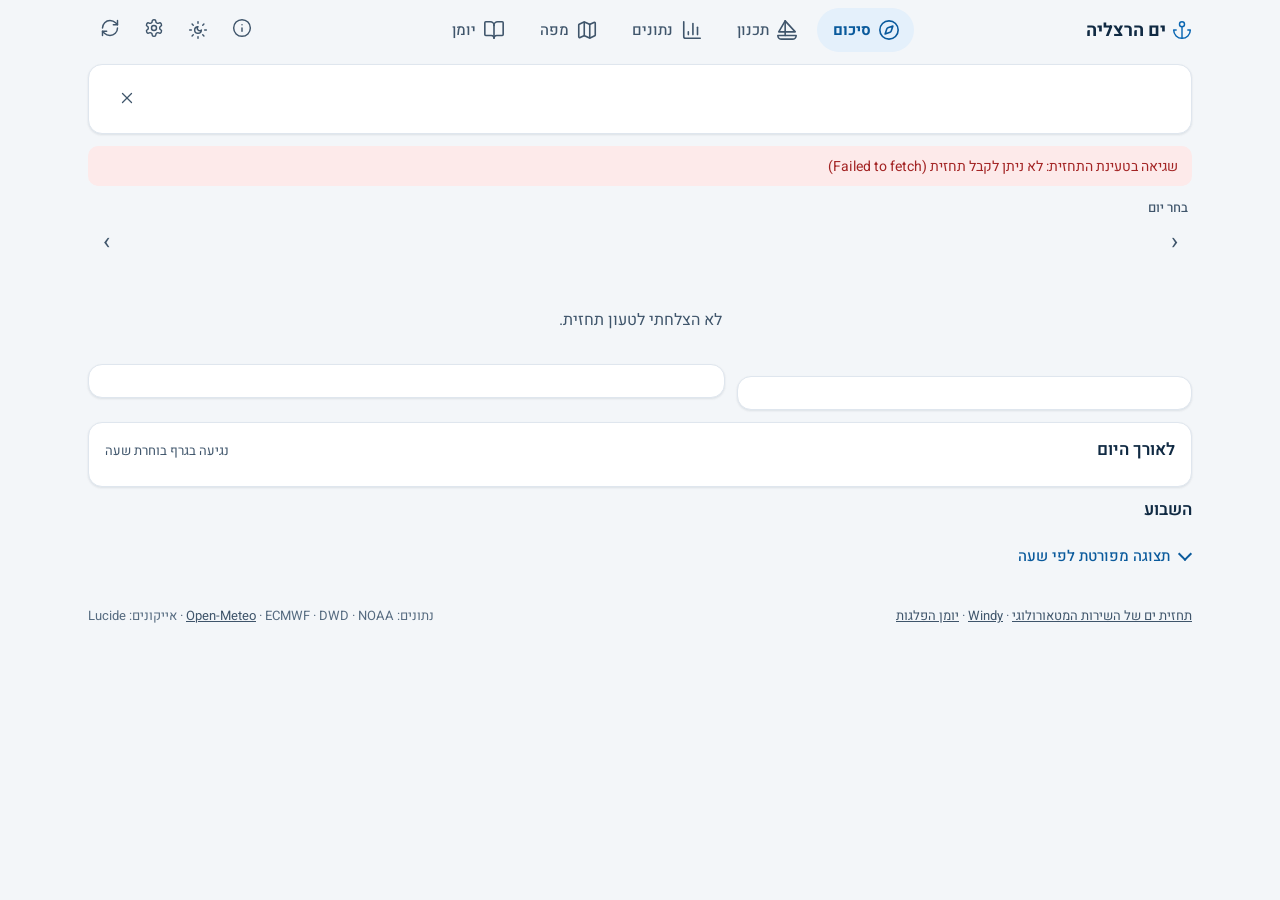
<file: index.html>
<!DOCTYPE html>
<html dir="rtl" lang="he">
<head>
  <meta charset="UTF-8">
  <meta name="viewport" content="width=device-width, initial-scale=1, viewport-fit=cover">
  <title>ים הרצליה – תחזית לסקיפר</title>
  <meta name="description" content="תחזית רוח, משבים, גלים וגשם למרינה הרצליה – האם מתאים להפליג היום, ומה תפגוש בים.">
  <meta name="theme-color" content="#f3f6f9" media="(prefers-color-scheme: light)">
  <meta name="theme-color" content="#0e151d" media="(prefers-color-scheme: dark)">
  <script>try{var th=localStorage.getItem("theme");if(th)document.documentElement.setAttribute("data-theme",th);}catch(e){}</script>
  <link rel="manifest" href="manifest.webmanifest">
  <link rel="icon" type="image/png" sizes="32x32" href="icons/icon32.png">
  <link rel="icon" type="image/png" sizes="192x192" href="icons/icon192.png">
  <link rel="apple-touch-icon" href="icons/apple-touch-icon.png">
  <meta name="apple-mobile-web-app-capable" content="yes">
  <meta name="mobile-web-app-capable" content="yes">
  <meta name="apple-mobile-web-app-title" content="ים הרצליה">
  <meta name="apple-mobile-web-app-status-bar-style" content="default">
  <link rel="preconnect" href="https://fonts.googleapis.com">
  <link rel="preconnect" href="https://fonts.gstatic.com" crossorigin>
  <link rel="stylesheet" href="https://fonts.googleapis.com/css2?family=Heebo:wght@400;500;600;700&family=Rubik:wght@500;600&display=swap">
  <link rel="stylesheet" href="lib/leaflet.css">
  <link rel="stylesheet" href="app.css?v=6.3">
</head>
<body>
<div class="app">
  <header class="top">
    <div class="brand">
      <span class="brand-name"><span data-ico="anchor" data-s="20" class="brand-ico"></span>ים הרצליה</span>
      <span id="updated" class="updated"></span>
    </div>
    <nav class="view-tabs" id="view-tabs" aria-label="מסכים">
      <button id="view-brief" class="tab active" aria-current="page"><span class="ti" data-ico="compass" data-s="22"></span><span class="tl">סיכום</span></button>
      <button id="view-plan" class="tab"><span class="ti" data-ico="sailboat" data-s="22"></span><span class="tl">תכנון</span></button>
      <button id="view-table" class="tab"><span class="ti" data-ico="chart-column" data-s="22"></span><span class="tl">נתונים</span></button>
      <button id="view-windy" class="tab"><span class="ti" data-ico="map" data-s="22"></span><span class="tl">מפה</span></button>
      <a id="view-journal" class="tab" href="journal.html"><span class="ti" data-ico="book-open" data-s="22"></span><span class="tl">יומן</span></a>
    </nav>
    <div class="top-actions">
      <button id="info-btn" class="icon-btn" title="מה זה האתר הזה?" aria-label="הסבר על האתר"><span data-ico="info"></span></button>
      <button id="theme-btn" class="icon-btn" title="מצב בהיר / כהה" aria-label="מצב בהיר או כהה"><span data-ico="sun-moon"></span></button>
      <button id="settings-btn" class="icon-btn" title="הגדרות" aria-label="הגדרות"><span data-ico="settings"></span></button>
      <button id="refresh-btn" class="icon-btn" title="רענן תחזית" aria-label="רענן תחזית"><span data-ico="refresh-cw"></span></button>
    </div>
  </header>

  <div class="intro hidden" id="intro-box"><div id="intro"></div><button id="intro-close" class="icon-btn" aria-label="סגור הסבר"><span data-ico="x" data-s="18"></span></button></div>
  <div id="banner" class="banner hidden" role="status"></div>

  <nav class="days" id="days-nav" aria-labelledby="pick-day-l">
    <span class="pick-l" id="pick-day-l">בחר יום</span>
    <button id="prev-day" class="day-arrow" aria-label="יום קודם">‹</button>
    <div id="day-tabs" class="day-tabs"></div>
    <button id="next-day" class="day-arrow" aria-label="יום הבא">›</button>
  </nav>
  <div id="loading" class="loading">טוען תחזית…</div>

  <!-- סיכום -->
  <main id="brief-view" class="view">
    <div class="brief-grid">
      <section id="decision" aria-live="polite"></section>
      <section id="hour-card" class="card hour-card" aria-labelledby="hc-title"></section>
      <section id="window-card" class="card window-card" aria-label="החלון המתאים"></section>
    </div>
    <section class="card trend-card" aria-labelledby="trend-title">
      <div class="sec-row"><h2 class="sec-h" id="trend-title">לאורך היום</h2><span class="hint">נגיעה בגרף בוחרת שעה</span></div>
      <div id="trend"></div>
    </section>
    <section class="week-sec" aria-labelledby="week-title">
      <h2 class="sec-h" id="week-title">השבוע</h2>
      <div id="week-list" class="week-list"></div>
      <details id="week-more" class="more">
        <summary>תצוגה מפורטת לפי שעה</summary>
        <p class="hint">בכל משבצת: חץ – לאן הרוח נושבת, מספר – רוח בקשרים. הצבע – מצב השעה.</p>
        <div id="week" class="week"></div>
      </details>
    </section>
  </main>

  <!-- תכנון הפלגה -->
  <main id="plan-view" class="view hidden">
    <section class="card plan-form" aria-label="פרטי ההפלגה">
      <label class="f-day">יום<select id="p-date"></select></label>
      <div class="f-times">
        <label>יציאה<select id="p-from"></select></label>
        <label>חזרה<select id="p-to"></select></label>
      </div>
      <label class="f-course">לאן מפליגים<select id="p-course"></select></label>
    </section>
    <div id="p-result"></div>
    <section class="p-saved-sec" aria-labelledby="saved-title">
      <h2 class="sec-h" id="saved-title">הפלגות שמורות</h2>
      <div id="p-saved" class="saved"></div>
    </section>
  </main>

  <!-- נתונים -->
  <main id="table-view" class="view hidden">
    <section id="summary" class="sumrow"></section>
    <p class="swipe-hint"><span>שעה אחרי שעה · לחיצה על שעה בוחרת אותה</span><span class="swipe">החליקו לעוד שעות →</span></p>
    <div id="table-wrap" class="table-wrap" tabindex="0" aria-label="טבלת נתונים שעתית"></div>
    <p id="table-note" class="hint table-note"></p>
  </main>

  <!-- מפה -->
  <main id="windy-view" class="view hidden">
    <div class="map-bar">
      <div class="seg-group" role="radiogroup" aria-label="שכבת מפה">
        <button class="seg active" data-overlay="wind" role="radio" aria-checked="true"><span data-ico="wind" data-s="16"></span>רוח</button>
        <button class="seg" data-overlay="gust" role="radio" aria-checked="false"><span data-ico="gauge" data-s="16"></span>משבים</button>
        <button class="seg" data-overlay="waves" role="radio" aria-checked="false" title="גלים – נפתח באתר Windy"><span data-ico="waves" data-s="16"></span>גלים</button>
        <button class="seg" data-overlay="swell1" role="radio" aria-checked="false" title="סוול – נפתח באתר Windy"><span data-ico="navigation" data-s="16"></span>סוול</button>
      </div>
      <a class="btn sm" id="windy-open" href="https://www.windy.com/32.165/34.785?32.165,34.785,10" target="_blank" rel="noopener" aria-label="פתח את השכבה הזו באתר Windy"><span data-ico="external-link" data-s="16"></span><span class="wo-t">פתח ב-Windy</span></a>
    </div>
    <details class="map-note">
      <summary><span data-ico="clock" data-s="16"></span><span id="map-note-s">זמן המפה נבחר בנפרד</span></summary>
      <p>המפה של Windy מציגה את התחזית לשעה הנוכחית, ולא מסונכרנת עם היום והשעה שבחרתם במסכים האחרים. אפשר לבחור זמן בסרגל שבתחתית המפה. ב-Windy הסוול נקרא "גיבוע". לגלילת הדף – גוללים מחוץ למפה.</p>
    </details>
    <div class="windy-wrap" id="windy-wrap"><span class="windy-loading">טוען מפה…</span><iframe id="windy-frame" title="מפת Windy"></iframe>
      <div class="windy-ext hidden" id="windy-ext" role="status">
        <span class="we-ico" data-ico="waves" data-s="28"></span>
        <p class="we-t" id="windy-ext-t">שכבת הגלים זמינה באתר Windy</p>
        <p class="we-d" id="windy-ext-d"></p>
        <a class="btn primary" id="windy-ext-a" href="https://www.windy.com/" target="_blank" rel="noopener"><span data-ico="external-link" data-s="18"></span><span id="windy-ext-l">פתח ב-Windy</span></a>
        <details class="we-why"><summary>למה?</summary><p class="we-s">Windy לא מציג את השכבה הזו באופן אמין בתוך אתר אחר – היא מתחלפת לרוח. נתוני הגלים לנקודה שלנו נמצאים גם במסך "נתונים".</p></details>
      </div></div>
  </main>

  <!-- הגדרות -->
  <section id="settings" class="settings hidden" role="dialog" aria-modal="true" aria-labelledby="settings-title">
    <div class="sheet-head"><h2 id="settings-title">הגדרות</h2><button id="settings-close" class="icon-btn" aria-label="סגור הגדרות"><span data-ico="x" data-s="20"></span></button></div>
    <h3>מתי מתאים להפליג?</h3>
    <div class="grid">
      <label>רוח עד (קשר)<input type="number" id="s-maxWind" step="1" min="1" inputmode="numeric"></label>
      <label>משבים עד (קשר)<input type="number" id="s-maxGust" step="1" min="1" inputmode="numeric"></label>
      <label>גלים עד (ס״מ)<input type="number" id="s-maxWave" step="10" min="20" inputmode="numeric"></label>
      <label>מחזור גל מינימלי (שניות)<input type="number" id="s-minPeriod" step="0.5" min="0" inputmode="decimal"></label>
      <label class="check"><input type="checkbox" id="s-seaCharacter"> להתחשב באופי הים: ים מאתגר (ים צולב, גלים קצרים, רוח חזקה לפי חלק מהמודלים) יסומן "בזהירות"</label>
    </div>
    <h3>תצוגה</h3>
    <div class="grid">
      <label>משעה<input type="number" id="s-hourFrom" min="0" max="23" inputmode="numeric"></label>
      <label>עד שעה<input type="number" id="s-hourTo" min="0" max="23" inputmode="numeric"></label>
      <label>מרווח בטבלה
        <select id="s-step"><option value="1">כל שעה</option><option value="2">כל שעתיים</option><option value="3">כל 3 שעות</option></select>
      </label>
      <label class="check"><input type="checkbox" id="s-night"> לכלול גם שעות אחרי השקיעה בהמלצה</label>
      <label class="check"><input type="checkbox" id="s-showModels"> אפשרות להשוואת מודלים במסך הנתונים</label>
    </div>
    <details class="adv" id="adv-points"><summary>מתקדם: מאיפה נלקחת התחזית (מפה)</summary>
    <details class="adv"><summary>קואורדינטות מדויקות</summary>
    <div class="grid">
      <label>רוח – קו רוחב<input type="number" id="s-windLat" step="0.001"></label>
      <label>רוח – קו אורך<input type="number" id="s-windLon" step="0.001"></label>
      <label>גלים – קו רוחב<input type="number" id="s-waveLat" step="0.001"></label>
      <label>גלים – קו אורך<input type="number" id="s-waveLon" step="0.001"></label>
    </div>
    </details>
    <div class="map-tools">
      <span class="muted">לחיצה על המפה מזיזה את:</span>
      <label class="radio"><input type="radio" name="pick" value="wind" checked> נקודת הרוח</label>
      <label class="radio"><input type="radio" name="pick" value="wave"> נקודת הגלים</label>
      <span class="muted">(או גררו את הסמנים)</span>
    </div>
    <div id="pt-map" class="pt-map"></div>
    <div id="pt-info" class="pt-info"></div>
    <p class="muted">החזאי מחשב את התחזית לפי משבצת רשת (תא מודל). העיגול המקווקו הוא מרכז התא שהמודל באמת השתמש בו. כדי שהתחזית תייצג את הים, גם הנקודה וגם התא צריכים להיות בים, קרוב לאזור שבו מפליגים בדרך כלל.</p>
    </details>
    <div id="settings-errors" class="settings-errors hidden" role="alert" tabindex="-1"></div>
    <div class="settings-actions">
      <button id="settings-reset" class="btn">ברירת מחדל</button>
      <button id="settings-save" class="btn primary">שמור</button>
    </div>
  </section>

  <footer class="foot">
    <span><a href="https://ims.gov.il/he/coasts" target="_blank" rel="noopener">תחזית ים של השירות המטאורולוגי</a> · <a id="windy-link" href="https://www.windy.com/32.165/34.785" target="_blank" rel="noopener">Windy</a> · <a href="journal.html">יומן הפלגות</a></span>
    <span>נתונים: <a href="https://open-meteo.com/" target="_blank" rel="noopener">Open-Meteo</a> · ECMWF · DWD · NOAA · אייקונים: Lucide</span>
  </footer>
</div>
  <script src="lib/leaflet.js"></script>
  <script src="icons.js?v=6.3"></script>
  <script src="core.js?v=6.3"></script>
  <script src="data.js?v=6.3"></script>
  <script src="app.js?v=6.3"></script>
  <script data-goatcounter="https://marina-herzliya.goatcounter.com/count" async src="https://gc.zgo.at/count.js"></script>
</body>
</html>
</file>
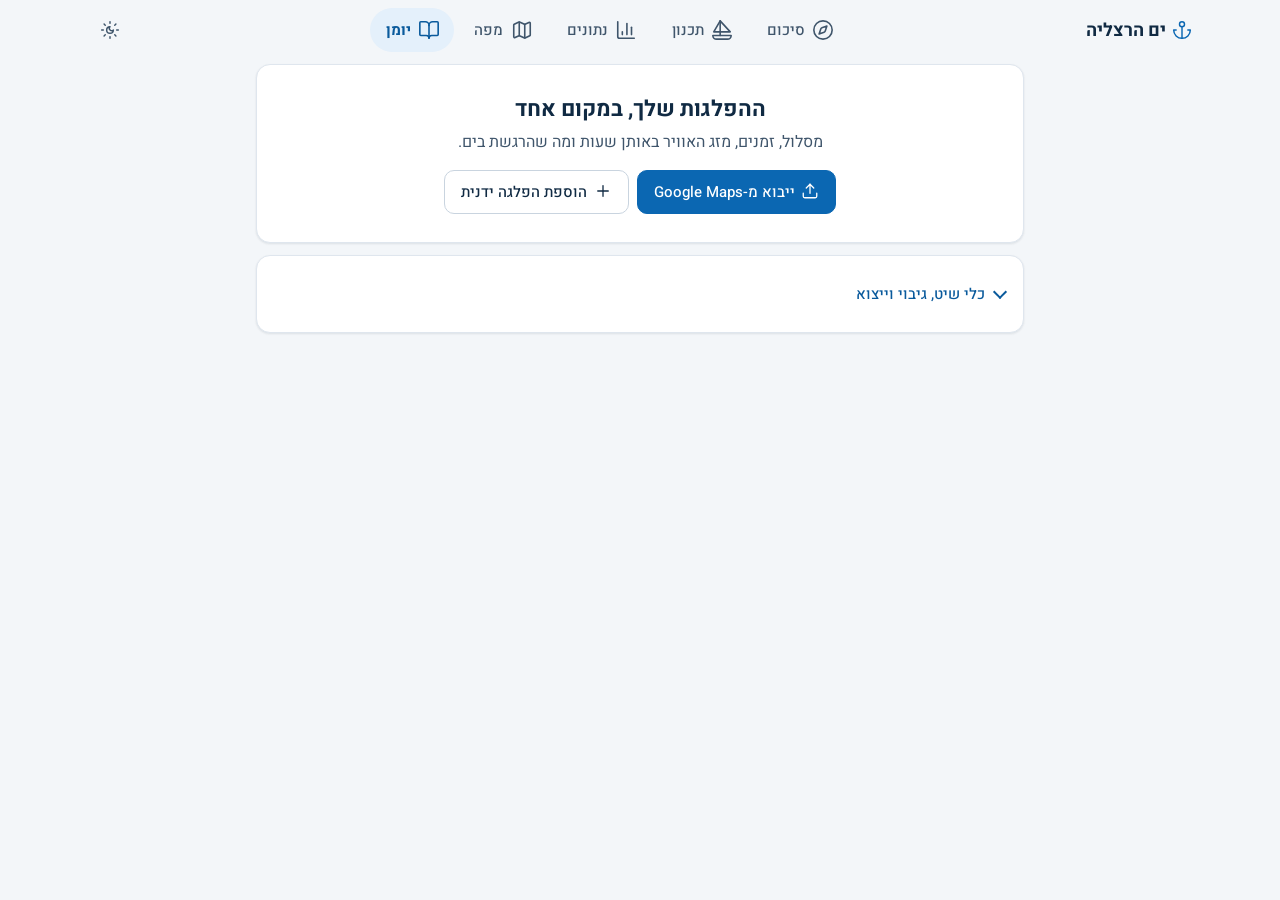
<file: journal.html>
<!DOCTYPE html>
<html dir="rtl" lang="he">
<head>
  <meta charset="UTF-8">
  <meta name="viewport" content="width=device-width, initial-scale=1, viewport-fit=cover">
  <title>יומן הפלגות</title>
  <meta name="robots" content="noindex">
  <script>try{var th=localStorage.getItem("theme");if(th)document.documentElement.setAttribute("data-theme",th);}catch(e){}</script>
  <link rel="icon" type="image/png" sizes="32x32" href="icons/icon32.png">
  <link rel="apple-touch-icon" href="icons/apple-touch-icon.png">
  <link rel="manifest" href="manifest.webmanifest">
  <link rel="stylesheet" href="https://fonts.googleapis.com/css2?family=Heebo:wght@400;500;600;700&family=Rubik:wght@500;600&display=swap">
  <link rel="stylesheet" href="lib/leaflet.css">
  <link rel="stylesheet" href="app.css?v=6.3">
  <link rel="stylesheet" href="journal.css?v=6.3">
</head>
<body>
<div class="app">
  <header class="top">
    <div class="brand"><a class="brand-name" href="index.html" style="color:inherit;text-decoration:none"><span data-ico="anchor" data-s="20" class="brand-ico"></span>ים הרצליה</a></div>
    <nav class="view-tabs" id="view-tabs" aria-label="מסכים">
      <a class="tab" href="index.html#brief"><span class="ti" data-ico="compass" data-s="22"></span><span class="tl">סיכום</span></a>
      <a class="tab" href="index.html#plan"><span class="ti" data-ico="sailboat" data-s="22"></span><span class="tl">תכנון</span></a>
      <a class="tab" href="index.html#table"><span class="ti" data-ico="chart-column" data-s="22"></span><span class="tl">נתונים</span></a>
      <a class="tab" href="index.html#windy"><span class="ti" data-ico="map" data-s="22"></span><span class="tl">מפה</span></a>
      <a class="tab active" aria-current="page" href="journal.html"><span class="ti" data-ico="book-open" data-s="22"></span><span class="tl">יומן</span></a>
    </nav>
    <div class="top-actions">
      <button id="theme-btn" class="icon-btn" title="מצב בהיר / כהה" aria-label="מצב בהיר או כהה"><span data-ico="sun-moon"></span></button>
    </div>
  </header>

<main class="jwrap">
  <div class="jbanner demo hidden" id="demo-banner"></div>
  <div class="jbanner err hidden" id="save-error" role="alert"></div>
  <div class="jbanner warn hidden" id="backup-warn" role="status"></div>

  <!-- יומן ריק -->
  <section class="card j-empty hidden" id="empty">
    <h1>ההפלגות שלך, במקום אחד</h1>
    <p class="lead">מסלול, זמנים, מזג האוויר באותן שעות ומה שהרגשת בים.</p>
    <div class="j-actions">
      <button class="btn primary" data-open="import"><span data-ico="upload" data-s="18"></span>ייבוא מ-Google Maps</button>
      <button class="btn" data-open="manual"><span data-ico="plus" data-s="18"></span>הוספת הפלגה ידנית</button>
    </div>
  </section>

  <!-- תכניות מהמסך "תכנון" שהזמן שלהן עבר -->
  <section id="plans-sec" class="hidden" aria-label="תכניות שעברו"></section>

  <!-- ייבוא: קובץ → בדיקה → בחירה → הוספה -->
  <section class="card panel hidden" id="import-panel" aria-labelledby="imp-title">
    <div class="panel-h"><h2 class="sec-h" id="imp-title">ייבוא הפלגות</h2><button class="icon-btn" data-close aria-label="סגור"><span data-ico="x" data-s="18"></span></button></div>
    <div id="imp-step1">
      <p class="hint" style="margin-top:0">בוחרים את קובץ ציר הזמן מ-Google Maps, או גיבוי של היומן. לפני שמשהו נכנס ליומן תראו מה נמצא ותבחרו.</p>
      <label class="btn primary file-btn"><span data-ico="upload" data-s="18"></span>בחירת קובץ<input type="file" id="file" accept=".json,application/json" aria-label="בחירת קובץ לייבוא"></label>
      <p class="msg" id="imp-status" role="status"></p>
      <details class="more"><summary>איך מוצאים את הקובץ?</summary>
        <div class="howto">
          <h3 class="h3">אייפון</h3>
          <ol><li>ב-Google Maps: התמונה שלך ← <b>ציר הזמן</b>.</li><li>תפריט ⋯ ← <b>הגדרות של מיקום ופרטיות</b> ← <b>ייצוא נתוני ציר הזמן</b>.</li><li>שומרים ב"קבצים" (בדרך כלל <bdi dir="ltr">location-history.json</bdi>).</li></ol>
          <h3 class="h3">אנדרואיד</h3>
          <ol><li>הגדרות הטלפון ← <b>מיקום</b> ← <b>שירותי מיקום</b> ← <b>ציר הזמן</b>.</li><li><b>ייצוא נתוני ציר הזמן</b> ← שומרים (בדרך כלל <bdi dir="ltr">Timeline.json</bdi>).</li></ol>
          <p class="hint">הקובץ נקרא כאן בטלפון ולא נשלח לשום מקום. ביומן נשמרות רק ההפלגות שבחרתם.</p>
        </div>
      </details>
    </div>
    <div id="imp-step2" class="hidden">
      <p class="msg" id="imp-found"></p>
      <div id="imp-date" class="hidden">
        <h3 class="h3">הפלגה ש-Google לא זיהתה כשייט?</h3>
        <p class="hint" style="margin-top:0">בהפלגות ארוכות Google רושמת לפעמים "לא ידוע", "מעבורת" או כמה קטעים. בחרו תאריכים ויוצג כל מה שנרשם בהם.</p>
        <div class="date-row"><label>מתאריך<input type="date" id="d-from"></label><label>עד<input type="date" id="d-to"></label><button type="button" class="btn quiet" id="d-clear">רק שייט</button></div>
        <label class="check hidden" id="merge-row"><input type="checkbox" id="merge"> לאחד את הקטעים שמסומנים "הוסף" להפלגה אחת</label>
      </div>
      <div class="imp-list" id="imp-list"></div>
      <p class="msg" id="imp-plan"></p>
      <div class="j-actions"><button class="btn primary" id="imp-apply">הוסף ליומן</button><button class="btn quiet" id="imp-again">קובץ אחר</button></div>
      <p class="hint">כדי להציג מזג אוויר ומפה, כשפותחים הפלגה האתר מבקש מ-Open-Meteo נתונים לנקודות ולתאריכים של ההפלגה, ואריחי מפה מ-OpenSeaMap או Esri לאזור. שאר הקובץ לא יוצא מהטלפון.</p>
    </div>
  </section>

  <!-- הוספה ידנית -->
  <section class="card panel hidden" id="manual-panel" aria-labelledby="man-title">
    <div class="panel-h"><h2 class="sec-h" id="man-title">הוספת הפלגה ידנית</h2><button class="icon-btn" data-close aria-label="סגור"><span data-ico="x" data-s="18"></span></button></div>
    <div class="fields">
      <div class="wide"><span class="lbl">תאריך</span>
        <div class="date-quick"><input type="date" id="m-date" aria-label="תאריך היציאה"><button type="button" class="chip-btn" data-day="0">היום</button><button type="button" class="chip-btn" data-day="1">אתמול</button></div></div>
      <label>שעת יציאה<input type="time" id="m-t0"></label>
      <label>שעת חזרה<input type="time" id="m-t1"></label>
      <label class="check wide"><input type="checkbox" id="m-multi"> החזרה הייתה ביום אחר</label>
      <label class="hidden" id="m-end-date-l">תאריך החזרה<input type="date" id="m-end-date"></label>
      <div class="port-f"><label for="m-from">נמל יציאה</label><select id="m-from" data-pf="from"></select><input id="m-from-o" class="hidden" placeholder="שם הנמל" maxlength="60" aria-label="שם נמל היציאה"></div>
      <div class="port-f"><label for="m-to">נמל סיום</label><select id="m-to" data-pf="to"></select><input id="m-to-o" class="hidden" placeholder="שם הנמל" maxlength="60" aria-label="שם נמל הסיום"></div>
      <details class="wide opt"><summary>עצירה בדרך (לא חובה)</summary>
        <div class="port-f"><select id="m-via" data-pf="via" aria-label="עצירה בדרך"></select><input id="m-via-o" class="hidden" placeholder="שם הנמל" maxlength="60" aria-label="שם נמל העצירה"></div></details>
      <label>מרחק כולל (מייל ימי)<input type="number" inputmode="decimal" step="0.1" min="0" id="m-nm" placeholder="לא חובה"></label>
      <label>שם המסלול<input id="m-label" placeholder="למשל: הרצליה – לרנקה – הרצליה" maxlength="200"></label>
    </div>
    <div class="j-actions"><button type="button" class="btn primary" id="m-add">הוסף הפלגה</button></div>
    <p class="msg" id="m-msg" role="status"></p>
  </section>

  <!-- יומן מלא -->
  <section id="full" class="hidden">
    <div class="j-head">
      <h1>יומן הפלגות</h1>
      <div class="j-actions">
        <button class="btn" data-open="import"><span data-ico="upload" data-s="18"></span>ייבוא</button>
        <button class="btn" data-open="manual"><span data-ico="plus" data-s="18"></span>הוספה ידנית</button>
      </div>
    </div>
    <section class="card" id="summary-sec" aria-label="סיכום"></section>
    <div class="j-filter">
      <label class="j-search"><span data-ico="search" data-s="18"></span><input type="search" id="q" placeholder="חיפוש: מקום, צוות, הערה" aria-label="חיפוש ביומן"></label>
      <select id="f-year" aria-label="שנה"></select>
      <select id="f-month" aria-label="חודש"></select>
    </div>
    <p class="hint" id="list-sum" role="status"></p>
    <div class="trips" id="trips"></div>
  </section>

  <details class="card more hidden" id="deleted-sec"><summary>נמחקו לאחרונה</summary><div id="deleted-list"></div></details>

  <details class="card more" id="more-sec">
    <summary>כלי שיט, גיבוי וייצוא</summary>
    <div class="more-in">
      <h3 class="h3">כלי השיט</h3>
      <div id="vessels"></div>
      <button type="button" class="btn quiet" id="v-add"><span data-ico="plus" data-s="18"></span>הוסף כלי שיט</button>
      <h3 class="h3">גיבוי ושחזור</h3>
      <p class="hint" style="margin-top:0" id="storage-note">היומן שמור בדפדפן בטלפון הזה בלבד. ניקוי נתוני הדפדפן, החלפת טלפון, או 7 ימים בלי כניסה כשהאתר לא נוסף למסך הבית – ימחקו אותו. שמרו גיבוי מדי פעם (למשל ב-iCloud Drive); לשחזור: "ייבוא" ובוחרים את קובץ הגיבוי.</p>
      <div class="j-actions"><button class="btn" id="backup"><span data-ico="arrow-down" data-s="18"></span>שמור גיבוי</button><button class="btn" data-open="import"><span data-ico="upload" data-s="18"></span>שחזור מגיבוי</button></div>
      <p class="hint" id="last-backup"></p>
      <h3 class="h3">יומן מודפס וטבלה</h3>
      <div class="j-actions"><button class="btn" id="print"><span data-ico="copy" data-s="18"></span>הדפסה / PDF</button><button class="btn" id="csv"><span data-ico="arrow-down" data-s="18"></span>טבלה לאקסל (CSV)</button></div>
      <p class="hint" style="margin:0.4rem 0 0"><a href="journal.html?demo" id="demo-link">פתח יומן לדוגמה</a> – כדי לראות איך נראה יומן מלא. נשמר בנפרד ולא נוגע ביומן שלך.</p>
    </div>
  </details>
</main>
</div>
<div id="print-area" aria-hidden="true"></div>
<script src="lib/leaflet.js"></script>
<script src="icons.js?v=6.3"></script>
<script src="core.js?v=6.3"></script>
<script src="timeline-parse.js?v=6.3"></script>
<script src="journal.js?v=6.3"></script>
</body>
</html>
</file>
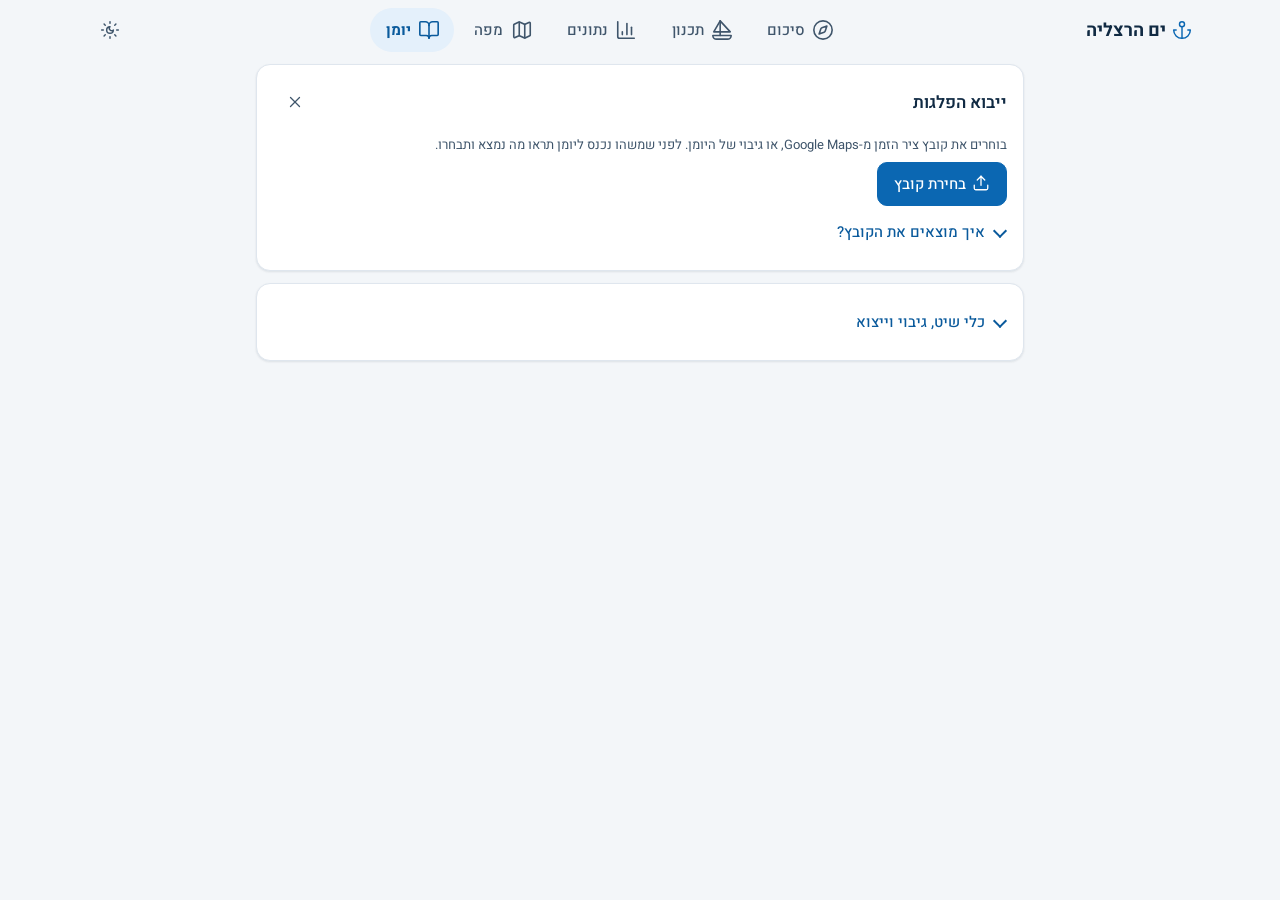
<file: sailing-export.html>
<!DOCTYPE html>
<html dir="rtl" lang="he">
<head>
  <meta charset="UTF-8">
  <meta name="viewport" content="width=device-width, initial-scale=1">
  <title>ייבוא הפלגות</title>
  <meta name="robots" content="noindex">
  <meta http-equiv="refresh" content="0; url=journal.html#import">
  <style>body { font-family: system-ui, sans-serif; padding: 2rem 1rem; text-align: center; background: #f3f6f9; color: #102a43; } a { color: #0b67b2; }</style>
</head>
<body>
  <p>הייבוא עבר ליומן ההפלגות. <a href="journal.html#import">לייבוא הפלגות ←</a></p>
</body>
</html>
</file>
<file: lib/leaflet.css>
/* required styles */

.leaflet-pane,
.leaflet-tile,
.leaflet-marker-icon,
.leaflet-marker-shadow,
.leaflet-tile-container,
.leaflet-pane > svg,
.leaflet-pane > canvas,
.leaflet-zoom-box,
.leaflet-image-layer,
.leaflet-layer {
	position: absolute;
	left: 0;
	top: 0;
	}
.leaflet-container {
	overflow: hidden;
	}
.leaflet-tile,
.leaflet-marker-icon,
.leaflet-marker-shadow {
	-webkit-user-select: none;
	   -moz-user-select: none;
	        user-select: none;
	  -webkit-user-drag: none;
	}
/* Prevents IE11 from highlighting tiles in blue */
.leaflet-tile::selection {
	background: transparent;
}
/* Safari renders non-retina tile on retina better with this, but Chrome is worse */
.leaflet-safari .leaflet-tile {
	image-rendering: -webkit-optimize-contrast;
	}
/* hack that prevents hw layers "stretching" when loading new tiles */
.leaflet-safari .leaflet-tile-container {
	width: 1600px;
	height: 1600px;
	-webkit-transform-origin: 0 0;
	}
.leaflet-marker-icon,
.leaflet-marker-shadow {
	display: block;
	}
/* .leaflet-container svg: reset svg max-width decleration shipped in Joomla! (joomla.org) 3.x */
/* .leaflet-container img: map is broken in FF if you have max-width: 100% on tiles */
.leaflet-container .leaflet-overlay-pane svg {
	max-width: none !important;
	max-height: none !important;
	}
.leaflet-container .leaflet-marker-pane img,
.leaflet-container .leaflet-shadow-pane img,
.leaflet-container .leaflet-tile-pane img,
.leaflet-container img.leaflet-image-layer,
.leaflet-container .leaflet-tile {
	max-width: none !important;
	max-height: none !important;
	width: auto;
	padding: 0;
	}

.leaflet-container img.leaflet-tile {
	/* See: https://bugs.chromium.org/p/chromium/issues/detail?id=600120 */
	mix-blend-mode: plus-lighter;
}

.leaflet-container.leaflet-touch-zoom {
	-ms-touch-action: pan-x pan-y;
	touch-action: pan-x pan-y;
	}
.leaflet-container.leaflet-touch-drag {
	-ms-touch-action: pinch-zoom;
	/* Fallback for FF which doesn't support pinch-zoom */
	touch-action: none;
	touch-action: pinch-zoom;
}
.leaflet-container.leaflet-touch-drag.leaflet-touch-zoom {
	-ms-touch-action: none;
	touch-action: none;
}
.leaflet-container {
	-webkit-tap-highlight-color: transparent;
}
.leaflet-container a {
	-webkit-tap-highlight-color: rgba(51, 181, 229, 0.4);
}
.leaflet-tile {
	filter: inherit;
	visibility: hidden;
	}
.leaflet-tile-loaded {
	visibility: inherit;
	}
.leaflet-zoom-box {
	width: 0;
	height: 0;
	-moz-box-sizing: border-box;
	     box-sizing: border-box;
	z-index: 800;
	}
/* workaround for https://bugzilla.mozilla.org/show_bug.cgi?id=888319 */
.leaflet-overlay-pane svg {
	-moz-user-select: none;
	}

.leaflet-pane         { z-index: 400; }

.leaflet-tile-pane    { z-index: 200; }
.leaflet-overlay-pane { z-index: 400; }
.leaflet-shadow-pane  { z-index: 500; }
.leaflet-marker-pane  { z-index: 600; }
.leaflet-tooltip-pane   { z-index: 650; }
.leaflet-popup-pane   { z-index: 700; }

.leaflet-map-pane canvas { z-index: 100; }
.leaflet-map-pane svg    { z-index: 200; }

.leaflet-vml-shape {
	width: 1px;
	height: 1px;
	}
.lvml {
	behavior: url(#default#VML);
	display: inline-block;
	position: absolute;
	}


/* control positioning */

.leaflet-control {
	position: relative;
	z-index: 800;
	pointer-events: visiblePainted; /* IE 9-10 doesn't have auto */
	pointer-events: auto;
	}
.leaflet-top,
.leaflet-bottom {
	position: absolute;
	z-index: 1000;
	pointer-events: none;
	}
.leaflet-top {
	top: 0;
	}
.leaflet-right {
	right: 0;
	}
.leaflet-bottom {
	bottom: 0;
	}
.leaflet-left {
	left: 0;
	}
.leaflet-control {
	float: left;
	clear: both;
	}
.leaflet-right .leaflet-control {
	float: right;
	}
.leaflet-top .leaflet-control {
	margin-top: 10px;
	}
.leaflet-bottom .leaflet-control {
	margin-bottom: 10px;
	}
.leaflet-left .leaflet-control {
	margin-left: 10px;
	}
.leaflet-right .leaflet-control {
	margin-right: 10px;
	}


/* zoom and fade animations */

.leaflet-fade-anim .leaflet-popup {
	opacity: 0;
	-webkit-transition: opacity 0.2s linear;
	   -moz-transition: opacity 0.2s linear;
	        transition: opacity 0.2s linear;
	}
.leaflet-fade-anim .leaflet-map-pane .leaflet-popup {
	opacity: 1;
	}
.leaflet-zoom-animated {
	-webkit-transform-origin: 0 0;
	    -ms-transform-origin: 0 0;
	        transform-origin: 0 0;
	}
svg.leaflet-zoom-animated {
	will-change: transform;
}

.leaflet-zoom-anim .leaflet-zoom-animated {
	-webkit-transition: -webkit-transform 0.25s cubic-bezier(0,0,0.25,1);
	   -moz-transition:    -moz-transform 0.25s cubic-bezier(0,0,0.25,1);
	        transition:         transform 0.25s cubic-bezier(0,0,0.25,1);
	}
.leaflet-zoom-anim .leaflet-tile,
.leaflet-pan-anim .leaflet-tile {
	-webkit-transition: none;
	   -moz-transition: none;
	        transition: none;
	}

.leaflet-zoom-anim .leaflet-zoom-hide {
	visibility: hidden;
	}


/* cursors */

.leaflet-interactive {
	cursor: pointer;
	}
.leaflet-grab {
	cursor: -webkit-grab;
	cursor:    -moz-grab;
	cursor:         grab;
	}
.leaflet-crosshair,
.leaflet-crosshair .leaflet-interactive {
	cursor: crosshair;
	}
.leaflet-popup-pane,
.leaflet-control {
	cursor: auto;
	}
.leaflet-dragging .leaflet-grab,
.leaflet-dragging .leaflet-grab .leaflet-interactive,
.leaflet-dragging .leaflet-marker-draggable {
	cursor: move;
	cursor: -webkit-grabbing;
	cursor:    -moz-grabbing;
	cursor:         grabbing;
	}

/* marker & overlays interactivity */
.leaflet-marker-icon,
.leaflet-marker-shadow,
.leaflet-image-layer,
.leaflet-pane > svg path,
.leaflet-tile-container {
	pointer-events: none;
	}

.leaflet-marker-icon.leaflet-interactive,
.leaflet-image-layer.leaflet-interactive,
.leaflet-pane > svg path.leaflet-interactive,
svg.leaflet-image-layer.leaflet-interactive path {
	pointer-events: visiblePainted; /* IE 9-10 doesn't have auto */
	pointer-events: auto;
	}

/* visual tweaks */

.leaflet-container {
	background: #ddd;
	outline-offset: 1px;
	}
.leaflet-container a {
	color: #0078A8;
	}
.leaflet-zoom-box {
	border: 2px dotted #38f;
	background: rgba(255,255,255,0.5);
	}


/* general typography */
.leaflet-container {
	font-family: "Helvetica Neue", Arial, Helvetica, sans-serif;
	font-size: 12px;
	font-size: 0.75rem;
	line-height: 1.5;
	}


/* general toolbar styles */

.leaflet-bar {
	box-shadow: 0 1px 5px rgba(0,0,0,0.65);
	border-radius: 4px;
	}
.leaflet-bar a {
	background-color: #fff;
	border-bottom: 1px solid #ccc;
	width: 26px;
	height: 26px;
	line-height: 26px;
	display: block;
	text-align: center;
	text-decoration: none;
	color: black;
	}
.leaflet-bar a,
.leaflet-control-layers-toggle {
	background-position: 50% 50%;
	background-repeat: no-repeat;
	display: block;
	}
.leaflet-bar a:hover,
.leaflet-bar a:focus {
	background-color: #f4f4f4;
	}
.leaflet-bar a:first-child {
	border-top-left-radius: 4px;
	border-top-right-radius: 4px;
	}
.leaflet-bar a:last-child {
	border-bottom-left-radius: 4px;
	border-bottom-right-radius: 4px;
	border-bottom: none;
	}
.leaflet-bar a.leaflet-disabled {
	cursor: default;
	background-color: #f4f4f4;
	color: #bbb;
	}

.leaflet-touch .leaflet-bar a {
	width: 30px;
	height: 30px;
	line-height: 30px;
	}
.leaflet-touch .leaflet-bar a:first-child {
	border-top-left-radius: 2px;
	border-top-right-radius: 2px;
	}
.leaflet-touch .leaflet-bar a:last-child {
	border-bottom-left-radius: 2px;
	border-bottom-right-radius: 2px;
	}

/* zoom control */

.leaflet-control-zoom-in,
.leaflet-control-zoom-out {
	font: bold 18px 'Lucida Console', Monaco, monospace;
	text-indent: 1px;
	}

.leaflet-touch .leaflet-control-zoom-in, .leaflet-touch .leaflet-control-zoom-out  {
	font-size: 22px;
	}


/* layers control */

.leaflet-control-layers {
	box-shadow: 0 1px 5px rgba(0,0,0,0.4);
	background: #fff;
	border-radius: 5px;
	}
.leaflet-control-layers-toggle {
	background-image: url(images/layers.png);
	width: 36px;
	height: 36px;
	}
.leaflet-retina .leaflet-control-layers-toggle {
	background-image: url(images/layers-2x.png);
	background-size: 26px 26px;
	}
.leaflet-touch .leaflet-control-layers-toggle {
	width: 44px;
	height: 44px;
	}
.leaflet-control-layers .leaflet-control-layers-list,
.leaflet-control-layers-expanded .leaflet-control-layers-toggle {
	display: none;
	}
.leaflet-control-layers-expanded .leaflet-control-layers-list {
	display: block;
	position: relative;
	}
.leaflet-control-layers-expanded {
	padding: 6px 10px 6px 6px;
	color: #333;
	background: #fff;
	}
.leaflet-control-layers-scrollbar {
	overflow-y: scroll;
	overflow-x: hidden;
	padding-right: 5px;
	}
.leaflet-control-layers-selector {
	margin-top: 2px;
	position: relative;
	top: 1px;
	}
.leaflet-control-layers label {
	display: block;
	font-size: 13px;
	font-size: 1.08333em;
	}
.leaflet-control-layers-separator {
	height: 0;
	border-top: 1px solid #ddd;
	margin: 5px -10px 5px -6px;
	}

/* Default icon URLs */
.leaflet-default-icon-path { /* used only in path-guessing heuristic, see L.Icon.Default */
	background-image: url(images/marker-icon.png);
	}


/* attribution and scale controls */

.leaflet-container .leaflet-control-attribution {
	background: #fff;
	background: rgba(255, 255, 255, 0.8);
	margin: 0;
	}
.leaflet-control-attribution,
.leaflet-control-scale-line {
	padding: 0 5px;
	color: #333;
	line-height: 1.4;
	}
.leaflet-control-attribution a {
	text-decoration: none;
	}
.leaflet-control-attribution a:hover,
.leaflet-control-attribution a:focus {
	text-decoration: underline;
	}
.leaflet-attribution-flag {
	display: inline !important;
	vertical-align: baseline !important;
	width: 1em;
	height: 0.6669em;
	}
.leaflet-left .leaflet-control-scale {
	margin-left: 5px;
	}
.leaflet-bottom .leaflet-control-scale {
	margin-bottom: 5px;
	}
.leaflet-control-scale-line {
	border: 2px solid #777;
	border-top: none;
	line-height: 1.1;
	padding: 2px 5px 1px;
	white-space: nowrap;
	-moz-box-sizing: border-box;
	     box-sizing: border-box;
	background: rgba(255, 255, 255, 0.8);
	text-shadow: 1px 1px #fff;
	}
.leaflet-control-scale-line:not(:first-child) {
	border-top: 2px solid #777;
	border-bottom: none;
	margin-top: -2px;
	}
.leaflet-control-scale-line:not(:first-child):not(:last-child) {
	border-bottom: 2px solid #777;
	}

.leaflet-touch .leaflet-control-attribution,
.leaflet-touch .leaflet-control-layers,
.leaflet-touch .leaflet-bar {
	box-shadow: none;
	}
.leaflet-touch .leaflet-control-layers,
.leaflet-touch .leaflet-bar {
	border: 2px solid rgba(0,0,0,0.2);
	background-clip: padding-box;
	}


/* popup */

.leaflet-popup {
	position: absolute;
	text-align: center;
	margin-bottom: 20px;
	}
.leaflet-popup-content-wrapper {
	padding: 1px;
	text-align: left;
	border-radius: 12px;
	}
.leaflet-popup-content {
	margin: 13px 24px 13px 20px;
	line-height: 1.3;
	font-size: 13px;
	font-size: 1.08333em;
	min-height: 1px;
	}
.leaflet-popup-content p {
	margin: 17px 0;
	margin: 1.3em 0;
	}
.leaflet-popup-tip-container {
	width: 40px;
	height: 20px;
	position: absolute;
	left: 50%;
	margin-top: -1px;
	margin-left: -20px;
	overflow: hidden;
	pointer-events: none;
	}
.leaflet-popup-tip {
	width: 17px;
	height: 17px;
	padding: 1px;

	margin: -10px auto 0;
	pointer-events: auto;

	-webkit-transform: rotate(45deg);
	   -moz-transform: rotate(45deg);
	    -ms-transform: rotate(45deg);
	        transform: rotate(45deg);
	}
.leaflet-popup-content-wrapper,
.leaflet-popup-tip {
	background: white;
	color: #333;
	box-shadow: 0 3px 14px rgba(0,0,0,0.4);
	}
.leaflet-container a.leaflet-popup-close-button {
	position: absolute;
	top: 0;
	right: 0;
	border: none;
	text-align: center;
	width: 24px;
	height: 24px;
	font: 16px/24px Tahoma, Verdana, sans-serif;
	color: #757575;
	text-decoration: none;
	background: transparent;
	}
.leaflet-container a.leaflet-popup-close-button:hover,
.leaflet-container a.leaflet-popup-close-button:focus {
	color: #585858;
	}
.leaflet-popup-scrolled {
	overflow: auto;
	}

.leaflet-oldie .leaflet-popup-content-wrapper {
	-ms-zoom: 1;
	}
.leaflet-oldie .leaflet-popup-tip {
	width: 24px;
	margin: 0 auto;

	-ms-filter: "progid:DXImageTransform.Microsoft.Matrix(M11=0.70710678, M12=0.70710678, M21=-0.70710678, M22=0.70710678)";
	filter: progid:DXImageTransform.Microsoft.Matrix(M11=0.70710678, M12=0.70710678, M21=-0.70710678, M22=0.70710678);
	}

.leaflet-oldie .leaflet-control-zoom,
.leaflet-oldie .leaflet-control-layers,
.leaflet-oldie .leaflet-popup-content-wrapper,
.leaflet-oldie .leaflet-popup-tip {
	border: 1px solid #999;
	}


/* div icon */

.leaflet-div-icon {
	background: #fff;
	border: 1px solid #666;
	}


/* Tooltip */
/* Base styles for the element that has a tooltip */
.leaflet-tooltip {
	position: absolute;
	padding: 6px;
	background-color: #fff;
	border: 1px solid #fff;
	border-radius: 3px;
	color: #222;
	white-space: nowrap;
	-webkit-user-select: none;
	-moz-user-select: none;
	-ms-user-select: none;
	user-select: none;
	pointer-events: none;
	box-shadow: 0 1px 3px rgba(0,0,0,0.4);
	}
.leaflet-tooltip.leaflet-interactive {
	cursor: pointer;
	pointer-events: auto;
	}
.leaflet-tooltip-top:before,
.leaflet-tooltip-bottom:before,
.leaflet-tooltip-left:before,
.leaflet-tooltip-right:before {
	position: absolute;
	pointer-events: none;
	border: 6px solid transparent;
	background: transparent;
	content: "";
	}

/* Directions */

.leaflet-tooltip-bottom {
	margin-top: 6px;
}
.leaflet-tooltip-top {
	margin-top: -6px;
}
.leaflet-tooltip-bottom:before,
.leaflet-tooltip-top:before {
	left: 50%;
	margin-left: -6px;
	}
.leaflet-tooltip-top:before {
	bottom: 0;
	margin-bottom: -12px;
	border-top-color: #fff;
	}
.leaflet-tooltip-bottom:before {
	top: 0;
	margin-top: -12px;
	margin-left: -6px;
	border-bottom-color: #fff;
	}
.leaflet-tooltip-left {
	margin-left: -6px;
}
.leaflet-tooltip-right {
	margin-left: 6px;
}
.leaflet-tooltip-left:before,
.leaflet-tooltip-right:before {
	top: 50%;
	margin-top: -6px;
	}
.leaflet-tooltip-left:before {
	right: 0;
	margin-right: -12px;
	border-left-color: #fff;
	}
.leaflet-tooltip-right:before {
	left: 0;
	margin-left: -12px;
	border-right-color: #fff;
	}

/* Printing */

@media print {
	/* Prevent printers from removing background-images of controls. */
	.leaflet-control {
		-webkit-print-color-adjust: exact;
		print-color-adjust: exact;
		}
	}
</file>
<file: app.css>
/* ים הרצליה – שפת עיצוב אחידה (גרסה 5)
   כל הגדלים ב-rem כדי שהגדלת טקסט בדפדפן/במכשיר תגדיל באמת את הכתב. */

/* ===== אסימונים ===== */
:root {
  --font: 'Heebo', system-ui, -apple-system, 'Segoe UI', Arial, sans-serif;
  --num: 'Rubik', 'Heebo', system-ui, sans-serif;
  --bg: #f3f6f9;
  --surface: #ffffff;
  --surface-2: #f3f6f9;
  --line: #dfe6ee;
  --line-2: #c9d4df;
  --ink: #102a43;
  --ink-2: #3f556b;
  --ink-3: #566b80;
  --accent: #0b67b2;
  --accent-ink: #0a5a9c;
  --accent-soft: #e4f0fb;
  --on-accent: #ffffff;
  --go: #17854a;      --go-soft: #e7f6ed;    --go-ink: #12693a;
  --maybe: #b86e00;   --maybe-soft: #fdf3e1; --maybe-ink: #8a5000;
  --nogo: #d63b3b;    --nogo-soft: #fdeaea;  --nogo-ink: #a32424;
  --none: #6b7f93;    --none-soft: #eef2f5;  --none-ink: #4b6279;
  --wind: #1d5fa8;
  --gust: #5f86b3;
  --wave: #2a9a96;
  --rain: #2f74b5;
  --rain-soft: #e8f1fa;
  --rain-ink: #1d4f80;
  --night: rgba(16, 42, 67, 0.07);
  --night-key: rgba(16, 42, 67, 0.16);
  --thr: #b36b00;
  --trip: #7c4dcc;
  --shadow: 0 1px 2px rgba(16, 42, 67, 0.05), 0 1px 3px rgba(16, 42, 67, 0.05);
  --r: 14px;
  --r-s: 10px;
  --gap: 0.75rem;
  --pad: 1rem;
  --nav-h: 4rem;
  --err-bg: #fdeaea; --err-fg: #a32424;
  color-scheme: light;
}
@media (prefers-color-scheme: dark) {
  :root:not([data-theme="light"]) {
    --bg: #0e151d; --surface: #16202b; --surface-2: #1c2834; --line: #263545; --line-2: #34475a;
    --ink: #e5edf5; --ink-2: #b3c2d1; --ink-3: #93a5b8;
    --accent: #5aaef0; --accent-ink: #84c3f5; --accent-soft: #17324b; --on-accent: #06192b;
    --go: #3dc677; --go-soft: #13301f; --go-ink: #7fe0a6;
    --maybe: #f2a93b; --maybe-soft: #352812; --maybe-ink: #f6c97f;
    --nogo: #f06868; --nogo-soft: #3b1a1c; --nogo-ink: #ffa3a3;
    --none: #8597aa; --none-soft: #1f2a36; --none-ink: #a9bacb;
    --wind: #6fb3f2; --gust: #8fa6bf; --wave: #4fc7bf; --rain: #6aa8e6; --rain-soft: #172d44; --rain-ink: #a9cdf2;
    --night: rgba(0, 0, 0, 0.22); --night-key: rgba(0, 0, 0, 0.45); --thr: #f2a93b; --trip: #b18cf2;
    --shadow: 0 1px 2px rgba(0, 0, 0, 0.3);
    --err-bg: #3b1a1c; --err-fg: #ffa3a3;
    color-scheme: dark;
  }
}
:root[data-theme="dark"] {
  --bg: #0e151d; --surface: #16202b; --surface-2: #1c2834; --line: #263545; --line-2: #34475a;
  --ink: #e5edf5; --ink-2: #b3c2d1; --ink-3: #93a5b8;
  --accent: #5aaef0; --accent-ink: #84c3f5; --accent-soft: #17324b; --on-accent: #06192b;
  --go: #3dc677; --go-soft: #13301f; --go-ink: #7fe0a6;
  --maybe: #f2a93b; --maybe-soft: #352812; --maybe-ink: #f6c97f;
  --nogo: #f06868; --nogo-soft: #3b1a1c; --nogo-ink: #ffa3a3;
  --none: #8597aa; --none-soft: #1f2a36; --none-ink: #a9bacb;
  --wind: #6fb3f2; --gust: #8fa6bf; --wave: #4fc7bf; --rain: #6aa8e6; --rain-soft: #172d44; --rain-ink: #a9cdf2;
  --night: rgba(0, 0, 0, 0.22); --night-key: rgba(0, 0, 0, 0.45); --thr: #f2a93b; --trip: #b18cf2;
  --shadow: 0 1px 2px rgba(0, 0, 0, 0.3);
  --err-bg: #3b1a1c; --err-fg: #ffa3a3;
  color-scheme: dark;
}
/* צבעי מצב לפי רמה – כל רכיב שמקבל .lvN משתמש ב-‎--st */
.lv0 { --st: var(--go); --st-soft: var(--go-soft); --st-ink: var(--go-ink); }
.lv1 { --st: var(--maybe); --st-soft: var(--maybe-soft); --st-ink: var(--maybe-ink); }
.lv2 { --st: var(--nogo); --st-soft: var(--nogo-soft); --st-ink: var(--nogo-ink); }
.lv3 { --st: var(--none); --st-soft: var(--none-soft); --st-ink: var(--none-ink); }

/* ===== בסיס ===== */
* { box-sizing: border-box; }
html { -webkit-text-size-adjust: 100%; text-size-adjust: 100%; }
body {
  margin: 0; background: var(--bg); color: var(--ink);
  font: 400 1rem/1.5 var(--font);
  padding-bottom: calc(var(--nav-h) + env(safe-area-inset-bottom) + 1rem);
}
button, select, input { font: inherit; color: inherit; }
a { color: var(--accent-ink); }
bdi { unicode-bidi: isolate; }
.hidden { display: none !important; }
.muted { color: var(--ink-2); }
.num { font-family: var(--num); font-variant-numeric: tabular-nums; }
.nowrap { white-space: nowrap; }
.ico { flex: none; vertical-align: -0.2em; }
:focus-visible { outline: 2px solid var(--accent); outline-offset: 2px; border-radius: 6px; }
.app { max-width: 72rem; margin: 0 auto; padding: 0 1rem; }

/* כפתורים */
.btn {
  display: inline-flex; align-items: center; justify-content: center; gap: 0.4rem;
  min-height: 2.75rem; padding: 0.5rem 1rem; border-radius: var(--r-s);
  border: 1px solid var(--line-2); background: var(--surface); color: var(--ink);
  font-weight: 500; font-size: 0.9375rem; cursor: pointer; text-decoration: none; text-align: center;
}
.btn:hover { background: var(--surface-2); }
.btn.primary { background: var(--accent); border-color: var(--accent); color: var(--on-accent); }
.btn.primary:hover { filter: brightness(1.06); }
.btn.quiet { border-color: transparent; background: transparent; color: var(--accent-ink); padding-inline: 0.5rem; }
.btn.quiet:hover { background: var(--accent-soft); }
.icon-btn {
  display: inline-flex; align-items: center; justify-content: center;
  min-width: 2.75rem; min-height: 2.75rem; border: 0; border-radius: 50%;
  background: transparent; color: var(--ink-2); cursor: pointer;
}
.icon-btn:hover { background: var(--surface-2); color: var(--ink); }
.icon-btn:disabled { opacity: 0.5; }
#refresh-btn.spin .ico { animation: spin 1s linear infinite; }
@keyframes spin { to { transform: rotate(360deg); } }

/* ===== כותרת וניווט ===== */
.top {
  display: flex; align-items: center; gap: 0.5rem; justify-content: space-between;
  padding: 0.5rem 0 0.5rem; min-height: 3.5rem;
}
.brand { display: flex; flex-direction: column; min-width: 0; }
.brand-name { display: inline-flex; align-items: center; gap: 0.35rem; font-weight: 700; font-size: 1.125rem; }
.brand-ico { color: var(--accent); display: inline-flex; }
.updated { font-size: 0.8125rem; color: var(--ink-2); }
.updated.stale { color: var(--nogo-ink); font-weight: 600; }
.top-actions { display: flex; gap: 0; flex: none; }

/* ניווט תחתון בטלפון */
.view-tabs {
  position: fixed; inset: auto 0 0 0; z-index: 30;
  display: grid; grid-template-columns: repeat(5, minmax(0, 1fr));
  background: var(--surface); border-top: 1px solid var(--line);
  padding: 0.25rem 0.5rem calc(0.25rem + env(safe-area-inset-bottom));
  box-shadow: 0 -2px 10px rgba(16, 42, 67, 0.06);
}
.tab {
  display: flex; flex-direction: column; align-items: center; justify-content: center; gap: 0.15rem;
  min-height: 3.5rem; border: 0; background: transparent; color: var(--ink-2); cursor: pointer;
  font-size: 0.8125rem; font-weight: 500; border-radius: 12px;
}
.tab .ti { display: inline-flex; align-items: center; justify-content: center; width: min(3.5rem, 100%); height: 1.9rem; border-radius: 999px; }
.tab .tl { max-width: 100%; text-align: center; line-height: 1.2; white-space: nowrap; overflow: hidden; text-overflow: clip; }
/* חמש לשוניות בטקסט מוגדל: תווית קטנה יותר, בלי שבירת מילה באמצע */
@media (max-width: 26em) { .view-tabs { padding-inline: 0.25rem; } .tab .tl { font-size: 0.6875rem; } }
a.tab { text-decoration: none; }
.tab.active { color: var(--accent-ink); font-weight: 700; }
.tab.active .ti { background: var(--accent-soft); }

/* ===== הודעות ===== */
.intro {
  display: flex; gap: 0.5rem; align-items: flex-start; margin: 0 0 var(--gap);
  padding: 0.75rem 1rem; background: var(--surface); border: 1px solid var(--line); border-radius: var(--r); box-shadow: var(--shadow);
  font-size: 0.9375rem;
}
#intro { flex: 1; min-width: 0; }
#intro p { margin: 0 0 0.25rem; }
.legend-v { display: flex; flex-wrap: wrap; gap: 0.25rem 0.75rem; color: var(--ink-2); font-size: 0.875rem; }
.legend-v span { display: inline-flex; align-items: center; gap: 0.3rem; }
.intro-more summary { cursor: pointer; color: var(--accent-ink); font-size: 0.875rem; font-weight: 500; margin-top: 0.25rem; }
.intro-more p { color: var(--ink-2); font-size: 0.875rem; margin: 0.35rem 0 0; }
.banner { margin: 0 0 var(--gap); padding: 0.6rem 0.9rem; border-radius: var(--r-s); background: var(--maybe-soft); color: var(--maybe-ink); font-size: 0.875rem; }
.banner.error { background: var(--nogo-soft); color: var(--nogo-ink); }
.stale-hide { display: none !important; }
.loading { padding: 2rem 1rem; text-align: center; color: var(--ink-2); }

/* ===== רכיבים משותפים ===== */
.card { background: var(--surface); border: 1px solid var(--line); border-radius: var(--r); box-shadow: var(--shadow); padding: var(--pad); min-width: 0; }
.sec-h { font-size: 1.0625rem; font-weight: 600; margin: 0 0 0.75rem; line-height: 1.35; }
.view > section, .view > .brief-grid { margin-bottom: var(--gap); }
.hint { font-size: 0.8125rem; color: var(--ink-2); margin: 0.25rem 0 0.5rem; }
.note { display: flex; gap: 0.5rem; align-items: flex-start; font-size: 0.875rem; color: var(--ink-2); margin: 0.75rem 0 0; }
.note .ico { color: var(--ink-3); margin-top: 0.15rem; }
.alert {
  display: flex; gap: 0.5rem; align-items: flex-start; margin: 0.75rem 0 0; padding: 0.6rem 0.75rem;
  border-radius: var(--r-s); background: var(--maybe-soft); color: var(--maybe-ink); font-size: 0.875rem; font-weight: 500;
}
.alert.lv2 { background: var(--nogo-soft); color: var(--nogo-ink); }
.alert .ico { margin-top: 0.15rem; }
.more > summary { cursor: pointer; color: var(--accent-ink); font-weight: 500; font-size: 0.9375rem; min-height: 2.75rem; display: flex; align-items: center; gap: 0.35rem; list-style: none; }
.more > summary::-webkit-details-marker { display: none; }
.more > summary::before { content: ''; width: 0.5rem; height: 0.5rem; border: solid currentColor; border-width: 0 2px 2px 0; transform: rotate(45deg); margin: -0.2rem 0.15rem 0 0.25rem; transition: transform 0.15s; }
.more[open] > summary::before { transform: rotate(-135deg); margin-top: 0.2rem; }

/* תג מצב קטן */
.pill {
  display: inline-flex; align-items: center; gap: 0.3rem; padding: 0.15rem 0.6rem 0.15rem 0.5rem;
  border-radius: 999px; background: var(--st-soft); color: var(--st-ink); font-size: 0.875rem; font-weight: 600; white-space: nowrap;
}
.pill .ico { color: var(--st); }
.dot { display: inline-block; width: 0.55rem; height: 0.55rem; border-radius: 50%; background: var(--st); flex: none; }

/* כרטיס החלטה – אותו רכיב בסיכום, בתכנון ובנתונים */
.decision {
  background: var(--surface); border: 1px solid var(--line); border-radius: var(--r); box-shadow: var(--shadow);
  padding: 0.75rem var(--pad) 0.7rem; position: relative; overflow: hidden;
}
.decision::before { content: ''; position: absolute; inset: 0 0 auto 0; height: 4px; background: var(--st); }
.dc-scope { font-size: 0.875rem; color: var(--ink-2); margin: 0.1rem 0 0.25rem; }
.dc-head { display: flex; align-items: center; gap: 0.6rem; }
.dc-ico { display: inline-flex; align-items: center; justify-content: center; width: 2rem; height: 2rem; border-radius: 50%; background: var(--st-soft); color: var(--st); flex: none; }
.dc-title { margin: 0; font-size: 1.375rem; line-height: 1.25; font-weight: 700; color: var(--st-ink); }
.dc-why { margin: 0.25rem 0 0; color: var(--ink); font-size: 0.9375rem; }
.dc-actions { display: flex; flex-wrap: wrap; gap: 0.5rem; margin-top: 0.75rem; align-items: center; }

/* כרטיס מדד: אייקון ושם · מספר גדול · יחידה ומידע משלים */
.metrics { display: grid; grid-template-columns: repeat(3, minmax(0, 1fr)); gap: 0.5rem; }
.metric {
  background: var(--surface-2); border-radius: var(--r-s); padding: 0.6rem 0.4rem 0.65rem;
  display: flex; flex-direction: column; align-items: center; text-align: center; min-width: 0;
}
.m-label { display: inline-flex; align-items: center; gap: 0.3rem; font-size: 0.875rem; color: var(--ink-2); }
.m-label .ico { color: var(--ink-3); }
.m-value { font-family: var(--num); font-weight: 600; font-size: 1.875rem; line-height: 1.15; margin: 0.15rem 0 0.1rem; font-variant-numeric: tabular-nums; }
.m-value.rng { font-size: 1.5rem; line-height: 1.45; }
.m-unit { font-size: 0.8125rem; color: var(--ink-2); display: inline-flex; align-items: center; gap: 0.25rem; flex-wrap: wrap; justify-content: center; }
.m-dir { font-size: 0.8125rem; color: var(--ink); display: inline-flex; align-items: center; justify-content: center; gap: 0.25rem; flex-wrap: wrap; }
.m-sub { font-size: 0.8125rem; color: var(--ink-2); margin-top: 0.1rem; }
.metric.over { background: var(--st-soft); }
.metric.over .m-value { color: var(--st-ink); }
.metric.over .m-sub { color: var(--st-ink); font-weight: 600; }
.darrow { display: inline-block; width: 0.95rem; height: 0.95rem; flex: none; }

/* בורר ימים */
.days { display: flex; flex-wrap: wrap; align-items: center; gap: 0.25rem; margin: 0 0 var(--gap); }
.day-arrow { flex: none; width: 2.25rem; min-height: 2.75rem; border: 0; background: transparent; color: var(--ink-2); font-size: 1.5rem; cursor: pointer; border-radius: var(--r-s); }
.day-arrow:disabled { opacity: 0.3; cursor: default; }
.day-tabs { display: flex; gap: 0.4rem; overflow-x: auto; scrollbar-width: none; flex: 1; padding: 2px; }
.day-tabs::-webkit-scrollbar { display: none; }
.day-tab {
  flex: 1 0 auto; min-width: 5.25rem; display: flex; flex-direction: column; align-items: center; gap: 0.05rem;
  padding: 0.4rem 0.6rem; border-radius: var(--r-s); border: 1px solid var(--line); background: var(--surface);
  cursor: pointer; color: var(--ink);
}
.day-tab .d { display: inline-flex; align-items: center; gap: 0.35rem; font-weight: 600; font-size: 0.9375rem; white-space: nowrap; }
.day-tab .s { font-size: 0.8125rem; color: var(--ink-2); white-space: nowrap; }
.day-tab.active { border-color: var(--accent); background: var(--accent-soft); box-shadow: inset 0 0 0 1px var(--accent); }
.day-tab.active .d { color: var(--accent-ink); }

/* בורר שעות */
.hours { display: flex; gap: 0.35rem; overflow-x: auto; scrollbar-width: thin; padding: 2px 2px 6px; direction: ltr; margin-top: 0.75rem; }
.hr {
  flex: 0 0 auto; min-width: 2.9rem; min-height: 2.9rem; display: flex; flex-direction: column; align-items: center; justify-content: center; gap: 0.2rem;
  border: 1px solid var(--line); border-radius: var(--r-s); background: var(--surface); cursor: pointer;
  font-family: var(--num); font-size: 0.9375rem; font-weight: 500; color: var(--ink); padding: 0.25rem 0.35rem;
}
.hr .dot { width: 0.45rem; height: 0.45rem; }
.hr.nt { background: var(--surface-2); }
.hr.on { background: var(--accent); border-color: var(--accent); color: var(--on-accent); }
.hr.on .dot { box-shadow: 0 0 0 2px var(--surface); }

/* ===== מסך סיכום ===== */
.brief-grid { display: grid; gap: var(--gap); }
.hc-head { display: flex; align-items: center; justify-content: space-between; gap: 0.5rem; flex-wrap: wrap; margin-bottom: 0.15rem; }
.hc-head .sec-h { margin: 0; }
.hc-sub { font-size: 0.8125rem; color: var(--ink-2); margin: 0 0 0.6rem; }
.hc-art { position: relative; height: 4.5rem; border-radius: var(--r-s); overflow: hidden; margin-bottom: 0; background: var(--surface-2); }
.hc-art > svg { display: block; width: 100%; height: 100%; }
.hc-why { margin: 0.6rem 0 0; font-size: 0.875rem; color: var(--st-ink); font-weight: 500; }
.facts { display: flex; flex-wrap: wrap; gap: 0.35rem 1rem; margin-top: 0.6rem; font-size: 0.875rem; color: var(--ink-2); }
.facts > span { display: inline-flex; align-items: center; gap: 0.35rem; }
.facts .wet { color: var(--rain); font-weight: 600; }
.facts .ico { color: var(--ink-3); }

/* אנימציה עדינה באיור */
@keyframes sc-drift { from { transform: translateX(0); } to { transform: translateX(calc(-1 * var(--L))); } }
@keyframes sc-bob { 0%, 100% { transform: translateY(0) rotate(calc(var(--h) * -1)); } 50% { transform: translateY(var(--b)) rotate(calc(var(--h) * -1 + 1.5deg)); } }
@keyframes sc-windf { from { transform: translateX(380px); } to { transform: translateX(-80px); } }
.sc-wave { animation: sc-drift var(--t) linear infinite; }
.sc-boat { animation: sc-bob var(--t) ease-in-out infinite; transform-box: fill-box; transform-origin: 50% 90%; }
.sc-wind line { animation: sc-windf var(--d) linear infinite; }

/* גרף שתי רצועות */
.trend-read { display: flex; flex-wrap: wrap; align-items: baseline; gap: 0.15rem 0.9rem; font-size: 0.875rem; color: var(--ink-2); margin-bottom: 0.5rem; }
.trend-read b { font-family: var(--num); font-weight: 600; color: var(--ink); font-size: 0.9375rem; }
.trend-read .h { color: var(--accent-ink); font-weight: 700; font-family: var(--num); }
.band-h { display: flex; justify-content: space-between; align-items: baseline; gap: 0.5rem; font-size: 0.8125rem; color: var(--ink-2); margin: 0.25rem 0 0.15rem; }
.band-h b { color: var(--ink); font-weight: 600; font-size: 0.875rem; }
.trend-svg { display: block; width: 100%; overflow: visible; cursor: pointer; touch-action: pan-y; direction: ltr; }
.trend-svg text { font-family: var(--num); font-size: 0.75rem; fill: var(--ink-3); }
.trend-svg .ax { fill: var(--ink-2); }
.trend-svg .ax.sel { fill: var(--accent-ink); font-weight: 700; }
.trend-svg .thr-l { fill: var(--maybe-ink); font-size: 0.6875rem; font-weight: 600; }
.legend { display: flex; flex-wrap: wrap; gap: 0.25rem 1rem; font-size: 0.8125rem; color: var(--ink-2); margin-top: 0.5rem; }
.legend span { display: inline-flex; align-items: center; gap: 0.35rem; }
.legend svg { flex: none; }

/* השבוע – רשימה */
.week-list { display: flex; flex-direction: column; gap: 0.5rem; }
.wk-item {
  display: grid; grid-template-columns: auto 1fr auto; align-items: center; gap: 0.2rem 0.75rem;
  width: 100%; text-align: start; padding: 0.75rem 0.9rem; cursor: pointer;
  background: var(--surface); border: 1px solid var(--line); border-radius: var(--r); box-shadow: var(--shadow); color: var(--ink);
}
.wk-item:hover { border-color: var(--line-2); }
.wk-item.sel { border-color: var(--accent); box-shadow: inset 0 0 0 1px var(--accent); }
.wk-ico { grid-row: span 2; display: inline-flex; width: 2rem; height: 2rem; border-radius: 50%; align-items: center; justify-content: center; background: var(--st-soft); color: var(--st); }
.wk-day { font-weight: 600; min-width: 0; }
.wk-meta > span { min-width: 0; overflow-wrap: anywhere; }
.wk-day small { font-weight: 400; color: var(--ink-2); font-size: 0.8125rem; margin-inline-start: 0.35rem; }
.wk-st { justify-self: end; color: var(--st-ink); font-weight: 600; font-size: 0.875rem; text-align: end; }
.wk-meta { grid-column: 2 / -1; min-width: 0; display: grid; grid-template-columns: repeat(2, minmax(0, 1fr)); gap: 0.15rem 0.75rem; font-size: 0.8125rem; color: var(--ink-2); }
.wk-meta b { font-family: var(--num); font-weight: 600; color: var(--ink); }
.week { overflow-x: auto; }
.wk { border-collapse: separate; border-spacing: 2px; direction: ltr; font-family: var(--num); font-size: 0.8125rem; }
.wk th { font-weight: 500; color: var(--ink-2); padding: 0 0.15rem; }
.wk td { width: 2.4rem; height: 2.4rem; text-align: center; border-radius: 6px; background: var(--st-soft); color: var(--st-ink); position: relative; }
.wk td.empty { background: transparent; }
.wk td.night { opacity: 0.7; }
.wk td.past { opacity: 0.35; }
.wk td.trip-cell { box-shadow: inset 0 0 0 2px var(--trip); }
.wk td .arrow { display: block; font-size: 0.75rem; line-height: 1; }
.wk .wl { text-align: right; padding-inline: 0.5rem; white-space: nowrap; font-family: var(--font); direction: rtl; background: none; color: var(--ink); width: auto; }
.wk .wl small { display: block; color: var(--ink-2); }
.wk tr[data-date] { cursor: pointer; }
.wk tr.sel .wl { color: var(--accent-ink); font-weight: 700; }
.arrow { display: inline-block; font-style: normal; }

/* ===== מסך תכנון ===== */
.plan-form { display: grid; gap: 0.5rem 0.75rem; grid-template-columns: minmax(0, 1fr) minmax(0, 1fr); }
.plan-form .f-times { grid-column: 1 / -1; grid-template-columns: minmax(0, 1fr) minmax(0, 1fr); }
.plan-form .f-course { grid-row: 1; grid-column: 2; }
.p-actions { margin-top: 0; }
.plan-form label { display: flex; flex-direction: column; gap: 0.3rem; font-size: 0.875rem; color: var(--ink-2); font-weight: 500; min-width: 0; }
.f-times { display: grid; grid-template-columns: repeat(auto-fit, minmax(min(100%, 8rem), 1fr)); gap: 0.75rem; }
select, input[type="number"] {
  min-height: 2.75rem; padding: 0.4rem 0.6rem; border-radius: var(--r-s); border: 1px solid var(--line-2);
  background: var(--surface); color: var(--ink); font-size: 1rem; width: 100%; min-width: 0;
}
.p-ctx { font-size: 0.875rem; color: var(--ink-2); margin: 0 0 0.5rem; }
.p-grid { display: grid; gap: var(--gap); }
.p-sec > .sec-h { display: flex; align-items: center; gap: 0.4rem; }
.p-sec > .sec-h .ico { color: var(--ink-3); }
.seg-list { display: flex; flex-direction: column; gap: 0.35rem; margin-top: 0.75rem; font-size: 0.9375rem; }
.seg-list > div { display: grid; grid-template-columns: auto 1fr; gap: 0.6rem; align-items: baseline; }
.seg-list .t { font-family: var(--num); color: var(--ink-2); font-size: 0.875rem; white-space: nowrap; }
.dr { width: 100%; border-collapse: collapse; font-size: 0.9375rem; }
.dr th, .dr td { padding: 0.45rem 0.35rem; text-align: center; border-bottom: 1px solid var(--line); }
.dr thead th { font-size: 0.8125rem; color: var(--ink-2); font-weight: 500; }
.dr tbody th { text-align: start; color: var(--ink-2); font-weight: 500; font-size: 0.875rem; white-space: nowrap; }
.dr td b { font-family: var(--num); font-weight: 600; }
.dr td small { display: block; color: var(--ink-2); font-size: 0.8125rem; }
.dr tr:last-child > * { border-bottom: 0; }
.up { color: var(--maybe-ink); }
.down { color: var(--go-ink); }
.checklist { list-style: none; margin: 0; padding: 0; display: flex; flex-direction: column; gap: 0.55rem; }
.checklist li { display: flex; gap: 0.6rem; align-items: flex-start; }
.checklist .ico { color: var(--accent); margin-top: 0.15rem; }
.p-after { display: flex; flex-direction: column; gap: 0.6rem; margin-bottom: var(--gap); }
.p-after:empty { display: none; }
.alts-box { padding-block: 0.25rem; }
.alts { display: flex; flex-direction: column; gap: 0.4rem; margin: 0.25rem 0 0.5rem; }
.alt { display: flex; flex-wrap: wrap; align-items: center; gap: 0.15rem 0.6rem; text-align: start; min-height: 2.75rem; padding: 0.45rem 0.7rem; border-radius: var(--r-s); border: 1px solid var(--line-2); background: var(--surface); color: var(--ink); cursor: pointer; font: inherit; }
.alt:hover { background: var(--surface-2); }
.alt small { flex-basis: 100%; color: var(--ink-2); font-size: 0.8125rem; }
.alt-tag { display: inline-flex; align-items: center; gap: 0.2rem; font-size: 0.75rem; font-weight: 600; padding: 0 0.45rem; border-radius: 999px; background: var(--surface-2); color: var(--ink-2); }
.alt-night { display: flex; align-items: center; gap: 0.5rem; min-height: 2.75rem; font-size: 0.875rem; color: var(--ink-2); }
.alt-night input { width: 1.2rem; height: 1.2rem; }
.p-more { margin-top: 0.25rem; }
.p-more .inner { padding: 0.25rem 0 0.5rem; }
.p-compass { display: flex; flex-wrap: wrap; gap: 1rem; align-items: center; }
.p-compass svg text { font-family: var(--num); }
.copied { font-size: 0.875rem; color: var(--go-ink); }
.saved { display: flex; flex-wrap: wrap; gap: 0.4rem; }
.trip {
  display: inline-flex; align-items: center; gap: 0.4rem; padding: 0.25rem 0.25rem 0.25rem 0.75rem;
  border: 1px solid var(--line); border-radius: 999px; background: var(--surface); cursor: pointer; font-size: 0.875rem; min-height: 2.5rem;
}
.trip.active { border-color: var(--accent); background: var(--accent-soft); }
.trip .x { border: 0; background: transparent; color: var(--ink-3); min-width: 2rem; min-height: 2rem; border-radius: 50%; cursor: pointer; display: inline-flex; align-items: center; justify-content: center; }
.trip .x:hover { background: var(--surface-2); color: var(--nogo-ink); }
.notice { padding: 1rem; border-radius: var(--r); background: var(--surface); border: 1px solid var(--line); display: flex; flex-direction: column; gap: 0.75rem; align-items: flex-start; }

/* ===== מסך נתונים ===== */
.sumrow { display: flex; flex-wrap: wrap; align-items: center; gap: 0.4rem 0.5rem; padding: 0.75rem 0.9rem; background: var(--surface); border: 1px solid var(--line); border-radius: var(--r); box-shadow: var(--shadow); }
.sumrow .chip { display: inline-flex; align-items: baseline; gap: 0.3rem; font-size: 0.875rem; color: var(--ink-2); padding: 0.1rem 0.15rem; white-space: nowrap; }
.sumrow .chip b { font-family: var(--num); font-weight: 600; color: var(--ink); font-size: 0.9375rem; }
.sumrow .sep { width: 1px; height: 1rem; background: var(--line-2); }
.swipe-hint { display: flex; justify-content: space-between; gap: 0.5rem; flex-wrap: wrap; font-size: 0.8125rem; color: var(--ink-2); margin: 0.75rem 0 0.35rem; }
.swipe-hint .swipe { color: var(--accent-ink); }
.table-wrap { overflow-x: auto; background: var(--surface); border: 1px solid var(--line); border-radius: var(--r); box-shadow: var(--shadow); }
table.fc { border-collapse: separate; border-spacing: 0; direction: ltr; font-size: 0.875rem; min-width: 100%; }
.fc th, .fc td { padding: 0.4rem 0.3rem; text-align: center; white-space: nowrap; min-width: 2.75rem; border-bottom: 1px solid var(--line); font-family: var(--num); font-variant-numeric: tabular-nums; }
.fc thead th { font-weight: 600; color: var(--ink-2); cursor: pointer; position: sticky; top: 0; background: var(--surface); }
.fc td { cursor: pointer; }
.fc .lbl {
  position: sticky; left: 0; z-index: 2; background: var(--surface); text-align: right; direction: rtl;
  font-family: var(--font); color: var(--ink-2); font-weight: 500; font-size: 0.8125rem; padding-inline: 0.75rem;
  min-width: 7.5rem; max-width: 9rem; white-space: normal; box-shadow: 1px 0 0 var(--line); cursor: default;
}
.fc tr.grp > * { background: var(--surface-2); border-bottom: 1px solid var(--line); cursor: default; }
.fc tr.grp .lbl { color: var(--ink); font-weight: 700; font-size: 0.875rem; background: var(--surface-2); }
.fc td.night, .fc th.night { background: var(--night); }
.fc .sel { background: var(--accent-soft) !important; }
.fc thead th.sel { color: var(--accent-ink); }
.fc td.ov1 { background: var(--maybe-soft); color: var(--maybe-ink); font-weight: 600; }
.fc td.ov2 { background: var(--nogo-soft); color: var(--nogo-ink); font-weight: 600; }
.fc td.rn { background: var(--rain-soft); color: var(--rain-ink); font-weight: 600; }
.table-note { margin-top: 0.5rem; }
.fc td.ov1.sel, .fc td.ov2.sel { box-shadow: inset 0 0 0 2px var(--accent); }
.fc .vc .ico { color: var(--st); }
.fc .sub { display: block; font-size: 0.75rem; color: var(--ink-3); }
.fc .arrow { color: var(--ink); }
.fc .ico { vertical-align: middle; }
.fc tr.mrow td, .fc tr.mrow .lbl { font-size: 0.8125rem; color: var(--ink-2); }
.fc tr.mtoggle > * { cursor: default; }
.fc tr.mtoggle .lbl { padding: 0.15rem 0.25rem; }
.fc tr.mtoggle .btn { min-height: 2.5rem; font-size: 0.8125rem; padding-inline: 0.35rem; text-align: right; white-space: normal; }
.fc tr.mtoggle .btn[aria-expanded="true"] .ico { transform: rotate(180deg); }
.fc tbody tr:last-child > * { border-bottom: 0; }

/* ===== מסך מפה ===== */
.map-bar { display: flex; flex-wrap: wrap; gap: 0.5rem; align-items: center; justify-content: space-between; margin-bottom: 0.25rem; }
.seg-group { display: inline-flex; flex-wrap: wrap; flex: 1 1 auto; min-width: 0; background: var(--surface); border: 1px solid var(--line); border-radius: 12px; padding: 3px; gap: 2px; }
.seg { display: inline-flex; flex: 1 1 auto; align-items: center; justify-content: center; gap: 0.35rem; min-height: 2.5rem; padding: 0.3rem 0.55rem; border: 0; border-radius: 9px; background: transparent; color: var(--ink-2); cursor: pointer; font-size: 0.9375rem; font-weight: 500; }
.seg.active { background: var(--accent-soft); color: var(--accent-ink); font-weight: 600; }
.map-note { font-size: 0.875rem; color: var(--ink-2); margin-bottom: 0.35rem; }
.map-note summary { cursor: pointer; display: inline-flex; align-items: center; gap: 0.35rem; min-height: 2.75rem; color: var(--ink-2); }
.map-note summary::after { content: '· הסבר'; color: var(--accent-ink); }
.map-note[open] summary::after { content: ''; }
.map-note p { margin: 0 0 0.25rem; }
.windy-wrap { position: relative; height: 28rem; border-radius: var(--r); overflow: hidden; border: 1px solid var(--line); background: var(--surface-2); }
.windy-wrap iframe { position: absolute; inset: 0; width: 100%; height: 100%; border: 0; }
.windy-loading { position: absolute; inset: 0; display: flex; align-items: center; justify-content: center; color: var(--ink-2); }
.windy-wrap.loaded .windy-loading { display: none; }
.hc-fig { margin: 0.5rem 0 0; }
.hc-cap { display: flex; flex-wrap: wrap; align-items: center; gap: 0.3rem 0.5rem; font-size: 0.875rem; color: var(--ink); margin-top: 0.35rem; }
.hc-cap .ico { color: var(--ink-3); flex: none; }
.hc-only { font-size: 0.75rem; color: var(--ink-2); margin-inline-start: auto; }
.windy-wrap.ext { height: auto !important; min-height: 0; }
.windy-wrap.ext .windy-ext { position: static; padding: 1rem; }
.windy-wrap.ext .windy-loading { display: none; }
.windy-ext .we-d { margin: 0; font-size: 0.9375rem; color: var(--ink); }
.windy-ext .we-d:empty { display: none; }
.map-note.hl > summary { color: var(--maybe-ink); font-weight: 600; }
.windy-ext { position: absolute; inset: 0; display: flex; flex-direction: column; align-items: center; justify-content: center; gap: 0.5rem; padding: 1.5rem; text-align: center; background: var(--surface); }
.windy-ext .we-ico { color: var(--wave); }
.windy-ext .we-t { margin: 0; font-weight: 600; font-size: 1.0625rem; }
.windy-ext .we-s { margin: 0.4rem 0 0; max-width: 30rem; font-size: 0.875rem; color: var(--ink-2); }
.windy-ext .we-why > summary { cursor: pointer; color: var(--accent-ink); font-size: 0.875rem; min-height: 2.75rem; display: flex; align-items: center; justify-content: center; }

/* ===== הגדרות ===== */
body.modal-open { overflow: hidden; }
.settings:not(.hidden) {
  position: fixed; inset: 0; z-index: 50; overflow-y: auto; background: var(--surface);
  padding: 0 1rem calc(1rem + env(safe-area-inset-bottom));
}
@media (min-width: 56.25em) {
  .settings:not(.hidden) { inset: 2rem auto 2rem 50%; transform: translateX(-50%); width: min(44rem, 92vw); border-radius: var(--r); border: 1px solid var(--line); box-shadow: 0 20px 60px rgba(0, 0, 0, 0.25); }
}
.sheet-head { display: flex; justify-content: space-between; align-items: center; position: sticky; top: 0; background: var(--surface); z-index: 3; padding: 0.5rem 0; border-bottom: 1px solid var(--line); }
.sheet-head h2 { margin: 0; font-size: 1.125rem; }
.settings h3 { margin: 1rem 0 0.5rem; font-size: 1rem; font-weight: 600; }
.settings .grid { display: grid; grid-template-columns: repeat(auto-fit, minmax(min(100%, 9.5rem), 1fr)); gap: 0.75rem; }
.settings label { display: flex; flex-direction: column; gap: 0.3rem; font-size: 0.875rem; color: var(--ink-2); }
.settings label.check, .settings label.radio { flex-direction: row; align-items: center; gap: 0.5rem; color: var(--ink); grid-column: 1 / -1; font-size: 0.9375rem; }
.settings input[type="checkbox"], .settings input[type="radio"] { width: 1.25rem; height: 1.25rem; flex: none; accent-color: var(--accent); }
.settings details.adv > summary { cursor: pointer; color: var(--accent-ink); font-weight: 600; margin: 0.75rem 0 0.35rem; min-height: 2.75rem; display: flex; align-items: center; }
.settings p { font-size: 0.875rem; }
.settings-actions { display: flex; gap: 0.5rem; justify-content: flex-end; margin-top: 1rem; position: sticky; bottom: 0; background: var(--surface); padding: 0.5rem 0; border-top: 1px solid var(--line); }
.settings-errors { background: var(--err-bg); color: var(--err-fg); border-radius: var(--r-s); padding: 0.6rem 0.75rem; margin-top: 0.75rem; font-size: 0.875rem; display: flex; flex-direction: column; gap: 0.25rem; }
.map-tools { display: flex; gap: 0.5rem 1rem; align-items: center; margin: 0.5rem 0; flex-wrap: wrap; font-size: 0.875rem; }
.map-tools .radio { grid-column: auto !important; }
.pt-map { height: 18rem; border-radius: var(--r-s); border: 1px solid var(--line); direction: ltr; }
.pt-info { font-size: 0.8125rem; padding: 0.4rem 0.1rem; display: flex; flex-direction: column; gap: 0.2rem; }
.pt-info .ico { color: var(--accent); }
.pin { width: 2rem; height: 2rem; border-radius: 50%; display: flex; align-items: center; justify-content: center; background: #fff; border: 2px solid #1d5fa8; color: #1d5fa8; box-shadow: 0 1px 4px rgba(0, 0, 0, 0.3); }
.pin.wave { border-color: #2a9a96; color: #2a9a96; cursor: grab; }
.pin.wind { cursor: grab; }
.pin.marina { border-color: #102a43; color: #102a43; }
.leaflet-container { font: 12px var(--font); }
.leaflet-control-layers { color: #222; font-size: 12px; }
.leaflet-control-layers label { flex-direction: row !important; color: #222 !important; gap: 6px; align-items: center; }
.leaflet-control-attribution { font-size: 10px !important; }

/* ===== כותרת תחתונה ===== */
.foot { display: flex; flex-wrap: wrap; justify-content: space-between; gap: 0.25rem 1rem; padding: 1rem 0 0.5rem; font-size: 0.8125rem; color: var(--ink-3); }
.foot a { color: var(--ink-2); }

/* ===== מחשב =====
   נקודות השבירה ב-em: כשמגדילים טקסט, המסך "נחשב" צר יותר ומקבל את הפריסה המתאימה */
@media (min-width: 56.25em) {
  body { padding-bottom: 1rem; }
  .app { padding: 0 1.5rem; }
  .top { position: sticky; top: 0; z-index: 30; background: var(--bg); padding: 0.5rem 0; margin-bottom: 0.25rem; }
  .view-tabs { position: static; display: flex; gap: 0.25rem; background: transparent; border: 0; box-shadow: none; padding: 0; }
  .tab { flex-direction: row; min-height: 2.75rem; padding: 0 0.9rem 0 1rem; gap: 0.45rem; font-size: 0.9375rem; border-radius: 999px; }
  .tab .ti { width: auto; height: auto; background: none !important; }
  .tab:hover { background: var(--surface); }
  .tab.active { background: var(--accent-soft); }
  .brief-grid { grid-template-columns: minmax(0, 5fr) minmax(0, 7fr); grid-template-areas: "dec hour" "win hour"; align-items: start; }
  #decision { grid-area: dec; }
  #hour-card { grid-area: hour; }
  #window-card { grid-area: win; }
  .hc-art { height: 5.5rem; }
  .p-grid { grid-template-columns: minmax(0, 1fr) minmax(0, 1fr); align-items: start; }
  .p-grid > .wide { grid-column: 1 / -1; }
  .plan-form { grid-template-columns: 1.2fr 1.6fr 1.2fr; align-items: end; }
  .plan-form .f-times { grid-column: auto; }
  .plan-form .f-course { grid-row: auto; grid-column: auto; }
  .windy-wrap { height: 36rem; }
  .wk-item { grid-template-columns: auto minmax(9rem, 12rem) minmax(0, 1fr) auto; }
  .wk-ico { grid-row: auto; }
  .wk-meta { grid-column: 3; grid-row: 1; grid-template-columns: 9rem 8rem 8rem 8rem; }
  .wk-st { grid-column: 4; grid-row: 1; }
}
@media (max-width: 56.24em) {
  .top-actions .icon-btn { min-width: 2.6rem; }
}
/* טלפון צר מאוד או טקסט מוגדל: הכותרת בשתי שורות, כותרת ההחלטה קטנה יותר */
@media (max-width: 23em) {
  .top { flex-wrap: wrap; row-gap: 0; }
  .brand { flex: 1 1 100%; }
  .top-actions { margin-inline-start: auto; }
  .dc-title { font-size: 1.25rem; }
  .plan-form { grid-template-columns: minmax(0, 1fr); }
  .plan-form .f-course { grid-row: auto; grid-column: auto; }
  .day-tab { min-width: 0; padding-inline: 0.4rem; }
  .day-arrow { width: 1.75rem; }
  .hc-head .pill { white-space: normal; }
  .tab { font-size: 0.75rem; }
  .tab .ti { height: 1.6rem; }
  .wk-item { grid-template-columns: auto minmax(0, 1fr); }
  .wk-ico { grid-row: span 3; align-self: start; }
  .wk-st { justify-self: start; text-align: start; }
  .wk-meta { grid-column: 2; }
}
@media (max-width: 24em) {
  .app { padding: 0 0.75rem; }
  .card, .decision { padding: 0.85rem; }
}

@media (prefers-reduced-motion: reduce) {
  * { scroll-behavior: auto !important; transition: none !important; }
  .sc-wave, .sc-boat, .sc-wind line { animation: none; }
}

/* ===== גרסה 5.1 ===== */
/* תוויות בחירה */
.pick-l { font-size: 0.8125rem; color: var(--ink-2); font-weight: 500; }
.days > .pick-l { flex: 1 1 100%; margin: 0 0.25rem -0.1rem; }
.pick-head { display: flex; align-items: center; justify-content: space-between; gap: 0.5rem; margin-top: 0.75rem; min-height: 2.25rem; flex-wrap: wrap; }
.pick-head + .hours { margin-top: 0.25rem; }
.btn.sm { min-height: 2.25rem; padding: 0.25rem 0.65rem; font-size: 0.875rem; }
.linkish { border: 0; background: none; padding: 0; font: inherit; color: var(--accent-ink); text-decoration: underline; text-underline-offset: 2px; cursor: pointer; }
.hc-now { color: var(--ink-2); font-weight: 500; font-size: 0.9375rem; }
.hr.past { color: var(--ink-2); }
/* שקיעה בסרגל השעות */
.ss-mark { flex: 0 0 auto; display: inline-flex; flex-direction: column; align-items: center; justify-content: center; gap: 0.1rem; padding: 0 0.15rem; color: var(--maybe-ink); font-family: var(--num); font-size: 0.75rem; font-weight: 600; border-inline: 2px dotted var(--thr); border-radius: 4px; }
/* כרטיס החלטה קומפקטי */
.dc-basis { color: var(--ink-2); font-size: 0.875rem; }
.dc-more { margin-top: 0.25rem; }
.dc-more > summary { min-height: 2.5rem; font-size: 0.875rem; }
.dc-more .note { margin-top: 0; }
.decision .alert { margin-top: 0.5rem; padding-block: 0.45rem; }
/* אופי הים */
.demand { margin-top: 0.6rem; padding: 0.5rem 0.75rem; border-radius: var(--r-s); background: var(--surface-2); font-size: 0.9375rem; display: flex; flex-direction: column; gap: 0.15rem; }
.demand .dm-h { display: block; }
.demand .dm-h .ico { color: var(--wave); margin-inline-end: 0.35rem; }
.demand .dm-w { font-size: 0.8125rem; color: var(--ink-2); }
.demand.dm2, .demand.dm3 { background: var(--maybe-soft); color: var(--maybe-ink); }
.demand.dm2 .dm-h .ico, .demand.dm3 .dm-h .ico { color: var(--maybe); }
.demand.dm2 .dm-w, .demand.dm3 .dm-w { color: var(--maybe-ink); }
/* גשם: שורה קומפקטית, פרטים בלחיצה. גשם – כחול רגוע; סופת רעמים – התרעה */
.rain { margin-top: 0.6rem; border-radius: var(--r-s); background: var(--rain-soft); color: var(--rain-ink); font-size: 0.9375rem; }
.rain > summary { display: flex; align-items: flex-start; gap: 0.5rem; padding: 0.55rem 0.75rem; cursor: pointer; list-style: none; min-height: 2.75rem; }
.rain > summary::-webkit-details-marker { display: none; }
.rain > summary .ico { margin-top: 0.1rem; color: var(--rain); }
.rain .rt { flex: 1; min-width: 0; }
.rain .rt b { font-family: var(--num); font-weight: 600; }
.rain .more-l { font-size: 0.8125rem; text-decoration: underline; text-underline-offset: 2px; white-space: nowrap; margin-top: 0.1rem; }
.rain[open] .more-l { visibility: hidden; }
.rain ul { margin: 0; padding: 0 2.25rem 0.6rem 0.75rem; font-size: 0.875rem; display: flex; flex-direction: column; gap: 0.2rem; }
.rain li.src { color: var(--ink-2); list-style: none; margin-inline-start: -1rem; }
.rain.storm { background: var(--nogo-soft); color: var(--nogo-ink); border: 1px solid var(--nogo); font-weight: 600; }
.rain.storm > summary .ico { color: var(--nogo); }
.rain.after { background: transparent; border: 1px dashed var(--rain); }
.rain-miss { display: flex; gap: 0.4rem; align-items: center; margin: 0.6rem 0 0; font-size: 0.8125rem; color: var(--ink-2); }
/* החלון המתאים */
.wins { display: flex; flex-direction: column; gap: 0.5rem; }
.win { display: flex; flex-wrap: wrap; align-items: center; justify-content: space-between; gap: 0.5rem 0.75rem; padding: 0.6rem 0.75rem; border-radius: var(--r-s); background: var(--surface-2); }
.win.best { background: var(--go-soft); }
.win-t { display: flex; flex-direction: column; min-width: 0; }
.win-t .v { font-family: var(--num); font-weight: 600; font-size: 1.125rem; }
.win-t .s { font-size: 0.8125rem; color: var(--ink-2); }
.window-card .hint { margin: 0.5rem 0 0; }
.sec-row { display: flex; align-items: baseline; justify-content: space-between; gap: 0.25rem 0.75rem; flex-wrap: wrap; margin-bottom: 0.5rem; }
.sec-row .sec-h { margin: 0; }
.sec-row .hint { margin: 0; }
/* השבוע: שדות קבועים ומיושרים */
.wk-meta .f small { color: var(--ink-2); font-size: 0.8125rem; }
/* תכנון */
.trip-line { display: flex; flex-wrap: wrap; gap: 0.15rem 1rem; align-items: center; font-size: 0.9375rem; color: var(--ink-2); }
.trip-line > span { display: inline-flex; align-items: center; gap: 0.3rem; }
.trip-line b { color: var(--ink); font-weight: 600; }
.trip-line .ico { color: var(--ink-3); }
.dur { display: flex; flex-wrap: wrap; align-items: center; gap: 0.4rem; margin-bottom: var(--gap); }
.dchip { min-height: 2.5rem; padding: 0.25rem 0.85rem; border-radius: 999px; border: 1px solid var(--line-2); background: var(--surface); color: var(--ink); cursor: pointer; font-size: 0.875rem; font-weight: 500; }
.dchip.on { background: var(--accent); border-color: var(--accent); color: var(--on-accent); }
.p-top { display: grid; gap: var(--gap); margin-bottom: var(--gap); }
.legs { list-style: none; margin: 0.75rem 0 0; padding: 0; display: flex; flex-direction: column; gap: 0.25rem; font-size: 0.9375rem; }
.legs-h { margin: 0.75rem 0 0; font-size: 0.875rem; color: var(--ink-2); }
.legs-h + .legs { margin-top: 0.25rem; }
/* מפה: פחות שטח מעל המפה בטלפון */
@media (max-width: 30em) {
  .map-bar .wo-t { position: absolute; width: 1px; height: 1px; overflow: hidden; clip: rect(0 0 0 0); }
  .map-bar .btn.sm { min-width: 2.75rem; min-height: 2.75rem; padding: 0; }
  .map-bar .seg { min-height: 2.75rem; font-size: 0.875rem; gap: 0.2rem; }
}
/* מחשב: החלטה והחלון מימין, השעה הנבחרת משמאל; בתכנון – החלטה ומדדים באותה שורה */
@media (min-width: 56.25em) {
  .p-top { grid-template-columns: minmax(0, 1fr) minmax(0, 1fr); align-items: start; }
}
/* טקסט מוגדל או מסך צר מאוד: מדדים אחד מתחת לשני, בלי להקטין כתב */
@media (max-width: 20em) {
  .metrics { grid-template-columns: minmax(0, 1fr); }
  .wk-meta { grid-template-columns: minmax(0, 1fr); }
  .ss-mark { font-size: 0.6875rem; }
  /* יציאה וחזרה: בלוקים במקום טבלה של שלוש עמודות */
  .dr thead { display: none; }
  .dr, .dr tbody { display: block; }
  .dr tr { display: grid; grid-template-columns: minmax(0, 1fr) minmax(0, 1fr); border-bottom: 1px solid var(--line); padding: 0.35rem 0; }
  .dr tr:last-child { border-bottom: 0; }
  .dr th, .dr td { border: 0; padding: 0.15rem 0.25rem; text-align: start; overflow-wrap: anywhere; }
  .dr tbody th { grid-column: 1 / -1; white-space: normal; }
  .dr td::before { content: attr(data-l); display: block; font-size: 0.75rem; color: var(--ink-2); }
}
</file>
<file: journal.css>
/* יומן ההפלגות – בנוי על app.css */
.jwrap { max-width: 48rem; margin: 0 auto; display: flex; flex-direction: column; gap: var(--gap); padding-bottom: 1rem; }
.jwrap h1 { font-size: 1.375rem; margin: 0; }
.lead { color: var(--ink-2); margin: 0.25rem 0 0; }
.hidden { display: none !important; }
.nw { white-space: nowrap; }
.h3 { font-size: 1rem; font-weight: 600; margin: 0 0 0.4rem; }
.msg { font-size: 0.9375rem; margin: 0.25rem 0 0; }
.msg.err { color: var(--nogo-ink); font-weight: 500; }
.j-empty { text-align: center; padding: 1.75rem 1rem; }
.j-empty .j-actions { justify-content: center; margin-top: 1rem; }
.j-actions { display: flex; flex-wrap: wrap; gap: 0.5rem; align-items: center; }
.j-head { display: flex; flex-wrap: wrap; gap: 0.5rem 1rem; align-items: center; justify-content: space-between; margin-bottom: var(--gap); }
#full > .card { margin-bottom: var(--gap); }
.jbanner { display: flex; gap: 0.5rem; align-items: flex-start; flex-wrap: wrap; padding: 0.6rem 0.8rem; border-radius: var(--r-s); background: var(--accent-soft); font-size: 0.9375rem; }
.jbanner.warn { background: var(--maybe-soft); color: var(--maybe-ink); }
.jbanner.err { background: var(--nogo-soft, #fde8e8); color: var(--nogo-ink); }
.jbanner .ico { flex: none; margin-top: 0.15rem; }
.jbanner .btn { min-height: 2.25rem; }
/* סיכום */
.stats { display: grid; grid-template-columns: repeat(auto-fit, minmax(min(100%, 6.5rem), 1fr)); gap: 0.5rem; }
#summary-sec .stats { grid-template-columns: repeat(3, minmax(0, 1fr)); }
@media (max-width: 20em) { #summary-sec .stats { grid-template-columns: minmax(0, 1fr); } }
.t-time { font-family: var(--num); }
.stat { background: var(--surface-2); border-radius: var(--r-s); padding: 0.5rem 0.7rem; }
.stat .k { font-size: 0.8125rem; color: var(--ink-2); }
.stat .v { font-family: var(--num); font-weight: 600; font-size: 1.25rem; }
.stat .v small { font-family: var(--font); font-weight: 400; font-size: 0.8125rem; color: var(--ink-2); }
.sum-sub { font-size: 0.875rem; color: var(--ink-2); margin: 0.5rem 0 0; }
.insight { margin: 0.4rem 0 0; font-size: 0.9375rem; }
.cmp { list-style: none; margin: 0.4rem 0 0; padding: 0; display: flex; flex-direction: column; gap: 0.25rem; font-size: 0.875rem; }
/* סינון */
.j-filter { display: grid; grid-template-columns: minmax(0, 1fr) auto auto; gap: 0.5rem; }
.j-search { display: flex; align-items: center; gap: 0.4rem; background: var(--surface); border: 1px solid var(--line-2); border-radius: var(--r-s); padding: 0 0.6rem; color: var(--ink-3); }
.j-search input { border: 0; background: transparent; color: var(--ink); font: inherit; min-height: 2.75rem; width: 100%; outline: none; }
.j-search:focus-within { border-color: var(--accent); }
.j-filter select, .fields select, .imp-row select { min-height: 2.75rem; padding: 0.4rem 0.5rem; border-radius: var(--r-s); border: 1px solid var(--line-2); background: var(--surface); color: var(--ink); font: inherit; max-width: 100%; }
@media (max-width: 26em) { .j-filter { grid-template-columns: 1fr 1fr; } .j-search { grid-column: 1 / -1; } }
/* רשימה */
.trips { display: flex; flex-direction: column; gap: 0.6rem; }
details.jtrip { background: var(--surface); border: 1px solid var(--line); border-radius: var(--r); box-shadow: var(--shadow); }
details.jtrip > summary { list-style: none; cursor: pointer; display: grid; grid-template-columns: minmax(0, 1fr) auto; gap: 0.75rem; align-items: center; padding: 0.7rem 0.9rem; min-height: 3.5rem; }
details.jtrip > summary::-webkit-details-marker { display: none; }
details.jtrip[open] > summary { border-bottom: 1px solid var(--line); }
.t-main { display: flex; flex-direction: column; gap: 0.1rem; min-width: 0; }
.t-main b { font-weight: 600; }
.t-sub { font-size: 0.9375rem; }
.t-nums { font-family: var(--num); font-size: 0.875rem; color: var(--ink-2); }
.t-src { font-size: 0.75rem; color: var(--ink-3); }
.t-side { display: flex; flex-direction: column; align-items: center; gap: 0.3rem; }
.t-side svg, .t-manual { width: 5.5rem; height: 3.5rem; background: var(--surface-2); border-radius: 6px; }
.t-manual { display: flex; align-items: center; justify-content: center; color: var(--ink-3); }
.feel-b { font-size: 0.75rem; font-weight: 600; padding: 0.05rem 0.5rem; border-radius: 999px; background: var(--surface-2); color: var(--ink-2); white-space: nowrap; }
.feel-b.f2, .feel-b.f3 { background: var(--maybe-soft); color: var(--maybe-ink); }
.feel-b.f0 { background: var(--go-soft); color: var(--go-ink); }
/* פירוט */
.t-body { padding: 0.9rem; display: flex; flex-direction: column; gap: 0.9rem; }
.t-body > section { display: flex; flex-direction: column; gap: 0.4rem; }
.t-map { isolation: isolate; position: relative; z-index: 0; height: 15rem; border-radius: var(--r-s); border: 1px solid var(--line); direction: ltr; background: var(--surface-2); }
.t-map.no-map { height: auto; }
.kind { font-size: 0.75rem; color: var(--ink-3); font-family: var(--font); font-weight: 400; display: block; }
.note-box { display: flex; gap: 0.4rem; align-items: flex-start; margin: 0; font-size: 0.9375rem; background: var(--accent-soft); border-radius: var(--r-s); padding: 0.5rem 0.7rem; }
.note-box .ico { flex: none; margin-top: 0.2rem; color: var(--accent-ink); }
.note-box .btn { min-height: 2rem; padding: 0 0.4rem; }
.wx-sum { margin: 0; }
.wx-tab { width: 100%; border-collapse: collapse; font-size: 0.875rem; }
.wx-tab th, .wx-tab td { padding: 0.35rem 0.3rem; text-align: center; border-bottom: 1px solid var(--line); font-family: var(--num); white-space: nowrap; }
.wx-tab thead th { font-family: var(--font); font-weight: 500; color: var(--ink-2); font-size: 0.8125rem; white-space: normal; }
.wx-tab td.d2, .wx-tab td.d3 { background: var(--maybe-soft); color: var(--maybe-ink); font-weight: 600; }
.wx-wrap { overflow-x: auto; }
.src { font-size: 0.8125rem; color: var(--ink-2); margin: 0; }
.feel { display: flex; flex-wrap: wrap; gap: 0.4rem; }
.feel button { min-height: 2.75rem; padding: 0.3rem 0.9rem; border-radius: 999px; border: 1px solid var(--line-2); background: var(--surface); color: var(--ink); cursor: pointer; font-weight: 500; font: inherit; }
.feel button[aria-pressed="true"] { background: var(--accent); border-color: var(--accent); color: var(--on-accent); }
.fields { display: grid; grid-template-columns: repeat(auto-fit, minmax(min(100%, 12rem), 1fr)); gap: 0.6rem; margin-top: 0.4rem; }
.fields label { display: flex; flex-direction: column; gap: 0.25rem; font-size: 0.875rem; color: var(--ink-2); }
.fields input, .fields textarea { min-height: 2.75rem; padding: 0.45rem 0.6rem; border-radius: var(--r-s); border: 1px solid var(--line-2); background: var(--surface); color: var(--ink); font: inherit; width: 100%; }
.fields textarea { min-height: 4.5rem; resize: vertical; }
.fields .wide { grid-column: 1 / -1; }
.check { display: flex !important; flex-direction: row !important; align-items: center; gap: 0.5rem; color: var(--ink) !important; min-height: 2.75rem; font-size: 0.9375rem; }
.check input { width: 1.3rem; height: 1.3rem; min-height: 0; flex: none; }
.saved-msg { font-size: 0.8125rem; color: var(--go-ink); min-height: 1.2em; }
.saved-msg.err { color: var(--nogo-ink); font-weight: 600; }
.sub-box > summary { cursor: pointer; color: var(--accent-ink); font-weight: 600; min-height: 2.75rem; display: flex; align-items: center; }
.t-actions { display: flex; flex-wrap: wrap; gap: 0.5rem; justify-content: space-between; align-items: center; }
.btn.danger { color: var(--nogo-ink); border-color: var(--nogo); }
.empty { text-align: center; color: var(--ink-2); padding: 1.25rem 1rem; margin: 0; }
/* פאנלים */
.panel-h { display: flex; justify-content: space-between; align-items: center; gap: 0.5rem; }
.panel-h .sec-h { margin: 0; }
.panel > * + * { margin-top: 0.6rem; }
.file-btn { position: relative; cursor: pointer; overflow: hidden; }
.file-btn input { position: absolute; inset: 0; opacity: 0; cursor: pointer; width: 100%; }
.howto ol { margin: 0 0 0.6rem; padding-inline-start: 1.25rem; font-size: 0.9375rem; }
.date-row { display: flex; flex-wrap: wrap; gap: 0.5rem 0.75rem; align-items: flex-end; }
.date-row label { display: flex; flex-direction: column; gap: 0.25rem; font-size: 0.875rem; color: var(--ink-2); }
.date-row input { min-height: 2.75rem; padding: 0.4rem 0.6rem; border-radius: var(--r-s); border: 1px solid var(--line-2); background: var(--surface); color: var(--ink); font: inherit; }
.imp-list { display: flex; flex-direction: column; gap: 0.5rem; }
.imp-row { display: grid; grid-template-columns: minmax(0, 1fr) auto; gap: 0.35rem 0.75rem; align-items: center; padding: 0.55rem 0.7rem; border: 1px solid var(--line); border-radius: var(--r-s); background: var(--surface); }
.imp-row.skip { opacity: 0.65; }
.imp-row .meta { display: flex; flex-direction: column; min-width: 0; }
.imp-row .meta b { font-family: var(--num); font-weight: 600; }
.imp-row .meta small { color: var(--ink-2); font-size: 0.8125rem; }
.imp-row svg { width: 5rem; height: 3.2rem; background: var(--surface-2); border-radius: 6px; grid-row: span 2; }
.imp-row select { grid-column: 1; justify-self: start; min-height: 2.5rem; width: auto; }
.badge { display: inline-block; font-size: 0.75rem; font-weight: 600; padding: 0 0.45rem; border-radius: 999px; background: var(--surface-2); color: var(--ink-2); margin-inline-start: 0.3rem; }
.badge.new { background: var(--go-soft); color: var(--go-ink); }
.badge.warn { background: var(--maybe-soft); color: var(--maybe-ink); }
.plan-card { display: flex; flex-wrap: wrap; gap: 0.5rem 1rem; align-items: center; justify-content: space-between; }
.more-in { display: flex; flex-direction: column; gap: 0.5rem; padding-top: 0.25rem; }
.more-in .h3 { margin-top: 0.6rem; }
.vessel { border: 1px solid var(--line); border-radius: var(--r-s); padding: 0.6rem 0.7rem; }
.del-row { display: flex; flex-wrap: wrap; gap: 0.5rem; align-items: center; justify-content: space-between; padding: 0.4rem 0; border-bottom: 1px solid var(--line); }
#print-area { display: none; }
@media print {
  body > .app, .view-tabs { display: none !important; }
  #print-area { display: block; color: #000; font-size: 9pt; }
  #print-area h1 { font-size: 16pt; margin: 0 0 4pt; }
  #print-area table { width: 100%; border-collapse: collapse; }
  #print-area th, #print-area td { border: 1px solid #888; padding: 2pt 3pt; text-align: right; vertical-align: top; }
  #print-area th { background: #eee; }
  #print-area .sig { margin-top: 18pt; }
  @page { size: A4 landscape; margin: 10mm; }
}
/* הוספה ידנית */
.lbl { display: block; font-size: 0.875rem; color: var(--ink-2); margin-bottom: 0.25rem; }
.date-quick { display: flex; flex-wrap: wrap; gap: 0.4rem; align-items: center; }
.date-quick input { min-height: 2.75rem; padding: 0.4rem 0.6rem; border-radius: var(--r-s); border: 1px solid var(--line-2); background: var(--surface); color: var(--ink); font: inherit; }
.chip-btn { min-height: 2.75rem; padding: 0 0.9rem; border-radius: 999px; border: 1px solid var(--line-2); background: var(--surface); color: var(--ink); font: inherit; cursor: pointer; }
.chip-btn:hover { background: var(--surface-2); }
.port-f { display: flex; flex-direction: column; gap: 0.25rem; font-size: 0.875rem; color: var(--ink-2); }
.port-f select, .port-f input { min-height: 2.75rem; padding: 0.4rem 0.6rem; border-radius: var(--r-s); border: 1px solid var(--line-2); background: var(--surface); color: var(--ink); font: inherit; width: 100%; }
.port-f input.hidden { display: none; }
.opt > summary { cursor: pointer; color: var(--accent-ink); font-size: 0.9375rem; min-height: 2.75rem; display: flex; align-items: center; }
.jbanner.demo { background: var(--accent-soft); align-items: center; }
.jbanner.demo .btn { margin-inline-start: auto; }

.imp-row .relab { display: flex; align-items: center; gap: 0.25rem; color: var(--maybe-ink); font-weight: 500; }
</file>
